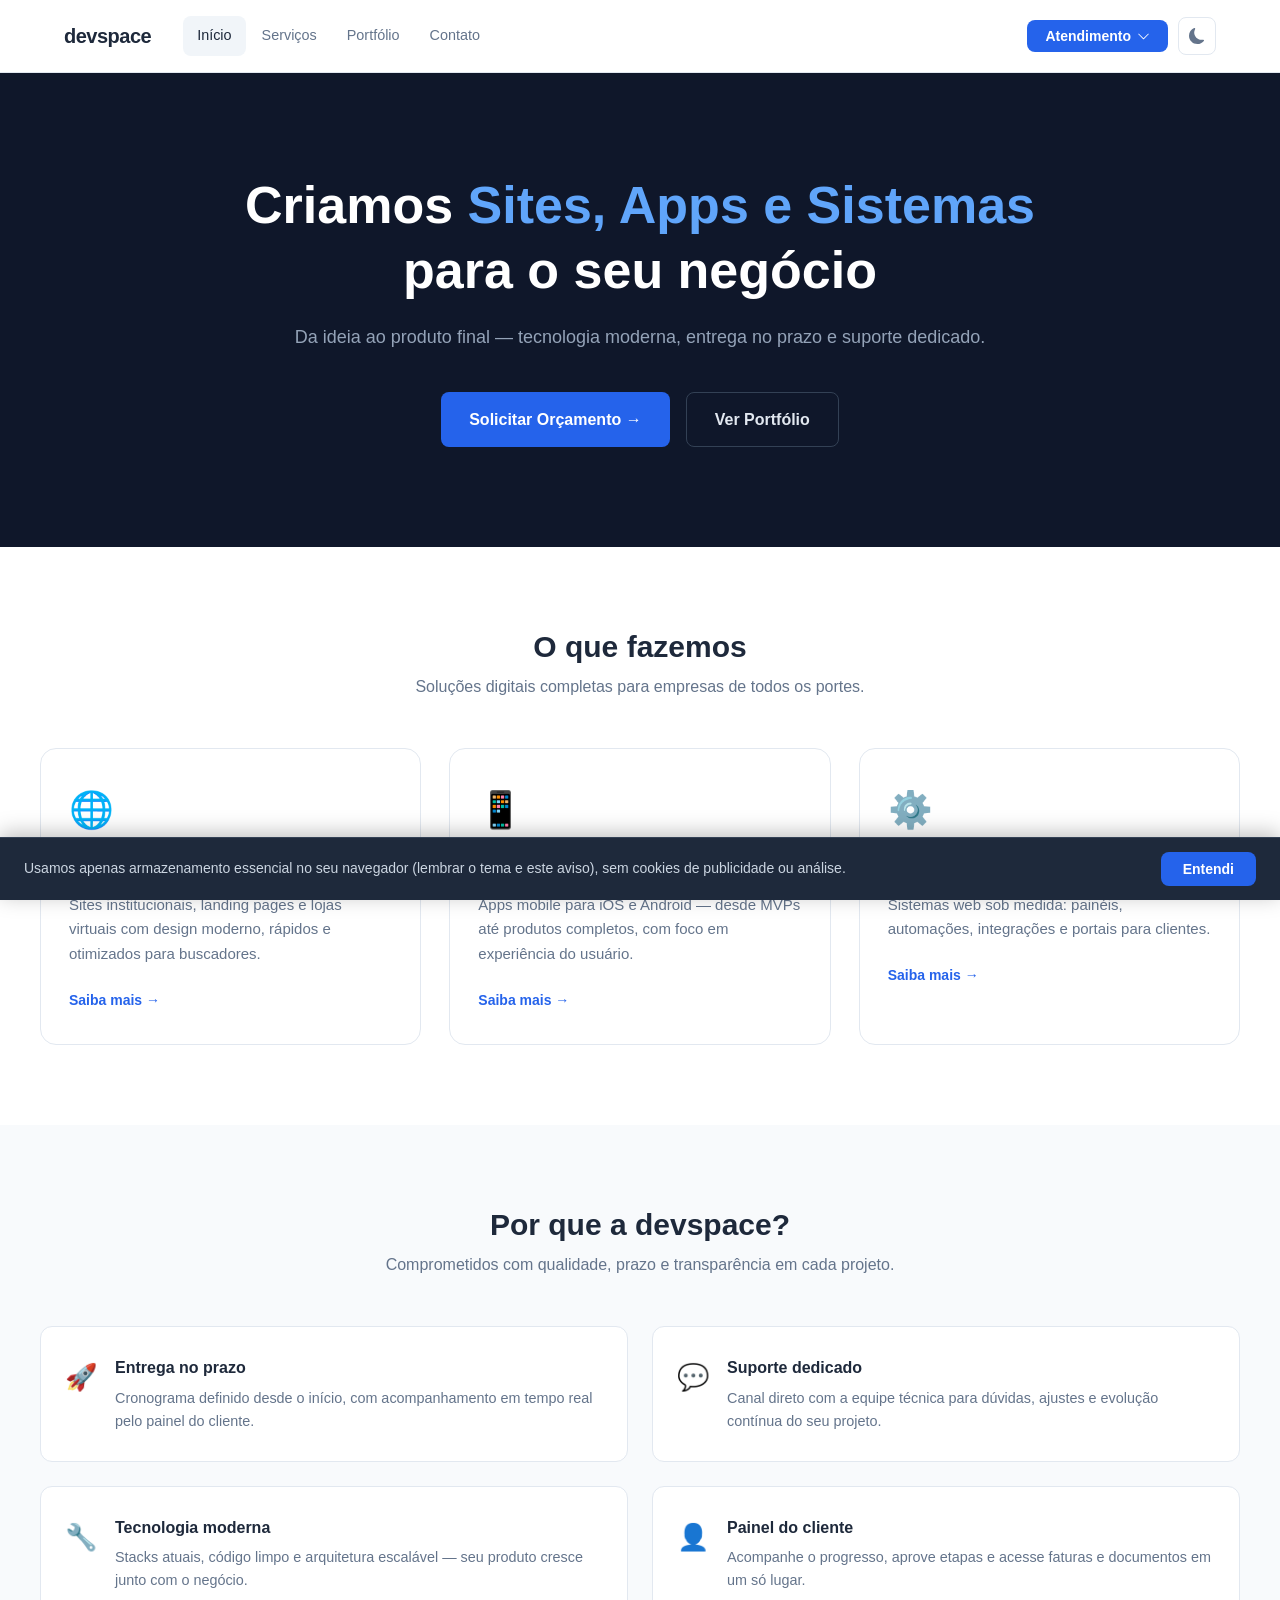
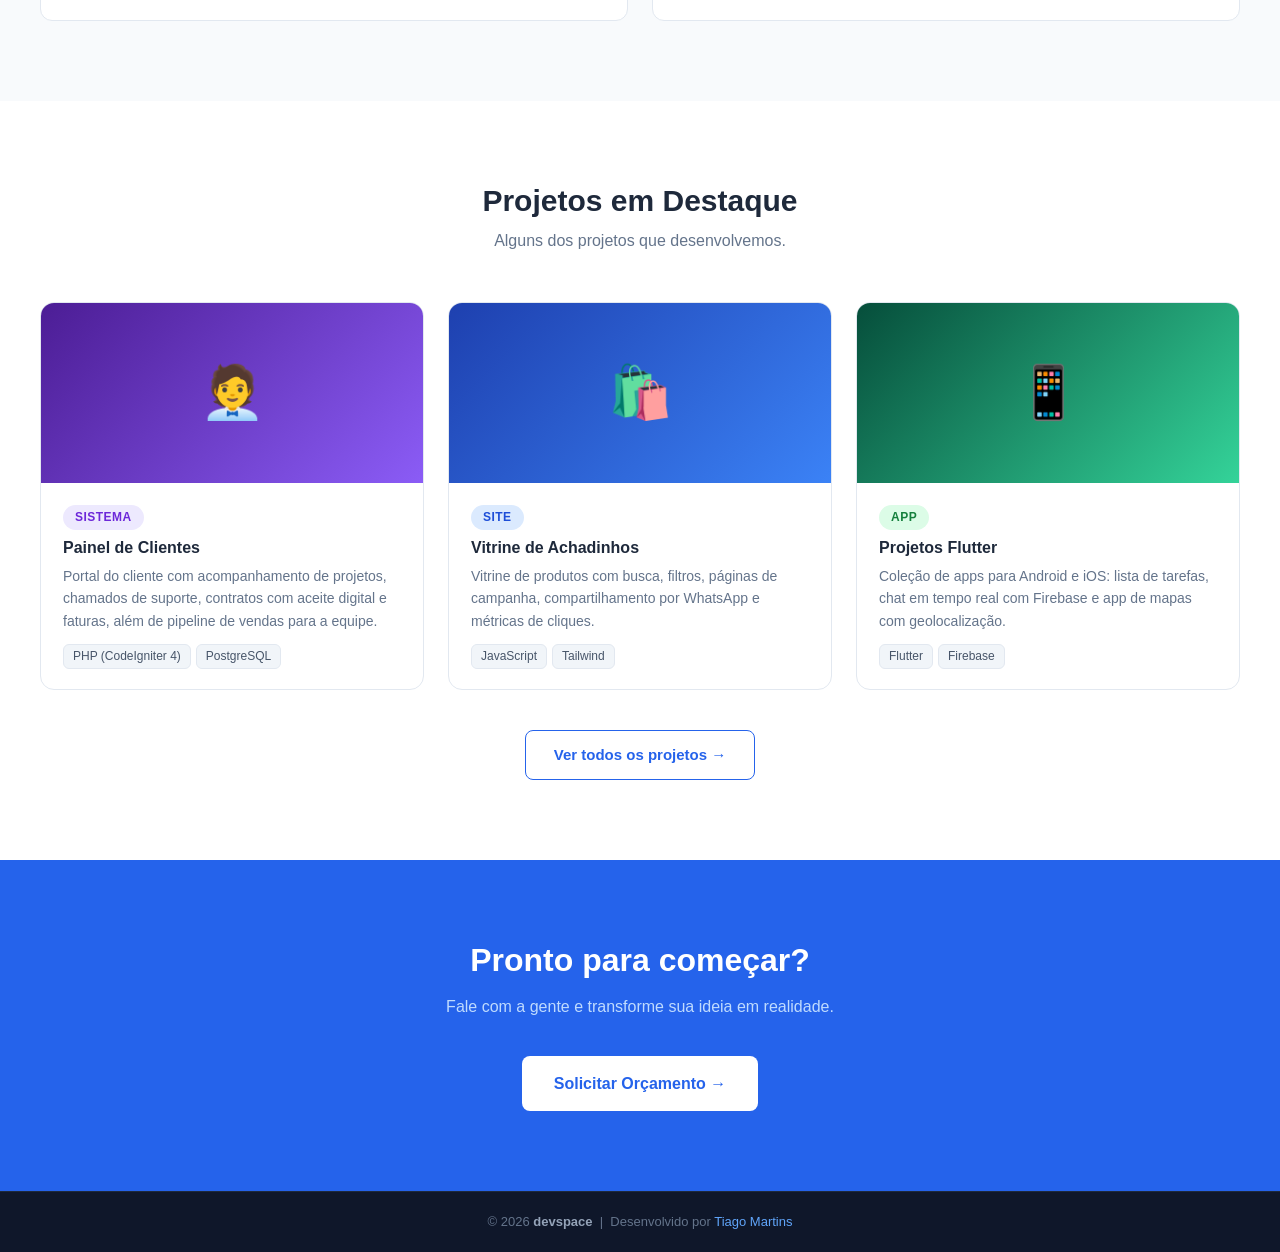
<file: index.html>
<!DOCTYPE html>
<html lang="pt-BR">
<head>
  <meta charset="UTF-8">
  <meta name="viewport" content="width=device-width, initial-scale=1">
  <title>devspace | Sites, Apps e Sistemas para o seu negócio</title>
  <script>(function(){try{if(localStorage.getItem('gps-theme')==='dark')document.documentElement.setAttribute('data-theme','dark');}catch(e){}})();</script>
  <meta name="description" content="Criamos sites, aplicativos iOS/Android e sistemas web sob medida para empresas de todos os portes. Tecnologia moderna, entrega no prazo e suporte dedicado.">
  <link rel="canonical" href="https://tgplay.github.io/">
  <link rel="icon" href="data:image/svg+xml,<svg xmlns='http://www.w3.org/2000/svg' viewBox='0 0 100 100'><text y='.9em' font-size='90'>💻</text></svg>">
  <meta property="og:type" content="website">
  <meta property="og:title" content="devspace | Sites, Apps e Sistemas para o seu negócio">
  <meta property="og:description" content="Criamos sites, aplicativos iOS/Android e sistemas web sob medida para empresas de todos os portes. Tecnologia moderna, entrega no prazo e suporte dedicado.">
  <meta property="og:url" content="https://tgplay.github.io/">
  <meta property="og:site_name" content="devspace">
  <meta property="og:locale" content="pt_BR">
  <meta name="twitter:card" content="summary">
  <meta name="twitter:title" content="devspace | Sites, Apps e Sistemas para o seu negócio">
  <meta name="twitter:description" content="Criamos sites, aplicativos iOS/Android e sistemas web sob medida para empresas de todos os portes. Tecnologia moderna, entrega no prazo e suporte dedicado.">
  <script type="application/ld+json">{"@context": "https://schema.org", "@type": "Organization", "name": "devspace", "url": "https://tgplay.github.io/", "description": "Agência de desenvolvimento de sites, aplicativos mobile e sistemas web sob medida.", "contactPoint": [{"@type": "ContactPoint", "contactType": "sales", "telephone": "+55-11-94517-2012", "availableLanguage": "Portuguese"}, {"@type": "ContactPoint", "contactType": "customer support", "telephone": "+55-11-94517-2012", "availableLanguage": "Portuguese"}]}</script>
  <link rel="stylesheet" href="/assets/css/site.css">
</head>
<body>
<a class="skip-link screen-reader-text" href="#primary">Ir para o conteúdo</a>

<div id="page" class="site">

<header id="site-header" class="gps-header" role="banner">
  <div class="gps-header__inner">

    <div class="gps-header__logo">
      <a href="/" rel="home"><span class="gps-header__site-name">devspace</span></a>
    </div>

    <nav id="primary-nav" class="gps-header__nav" aria-label="Navegação principal">
      <ul class="gps-menu">
        <li class="menu-item current-menu-item"><a href="/" aria-current="page">Início</a></li>
        <li class="menu-item"><a href="/servicos/">Serviços</a></li>
        <li class="menu-item"><a href="/portfolio/">Portfólio</a></li>
        <li class="menu-item"><a href="/contato/">Contato</a></li>
      </ul>
    </nav>

    <div class="gps-header__actions">

      <div class="gps-dropdown" id="atendimento-dropdown">
        <button class="gps-btn gps-btn--primary gps-dropdown__toggle" aria-haspopup="true" aria-expanded="false" aria-controls="atendimento-menu">
          Atendimento
          <svg xmlns="http://www.w3.org/2000/svg" width="13" height="13" fill="currentColor" viewBox="0 0 16 16" aria-hidden="true">
                        <path fill-rule="evenodd" d="M1.646 4.646a.5.5 0 0 1 .708 0L8 10.293l5.646-5.647a.5.5 0 0 1 .708.708l-6 6a.5.5 0 0 1-.708 0l-6-6a.5.5 0 0 1 0-.708"/>
                    </svg>
        </button>
        <ul class="gps-dropdown__menu" id="atendimento-menu" role="menu" aria-label="Opções de atendimento">
          <li role="none">
            <a href="/contato/?tipo=vendas" role="menuitem">
              <svg xmlns="http://www.w3.org/2000/svg" width="15" height="15" fill="currentColor" viewBox="0 0 16 16" aria-hidden="true">
                                <path d="M0 1.5A.5.5 0 0 1 .5 1H2a.5.5 0 0 1 .485.379L2.89 3H14.5a.5.5 0 0 1 .491.592l-1.5 8A.5.5 0 0 1 13 12H4a.5.5 0 0 1-.491-.408L2.01 3.607 1.61 2H.5a.5.5 0 0 1-.5-.5z"/>
                            </svg>
              Solicitar Orçamento
            </a>
          </li>
          <li role="none">
            <a href="/contato/?tipo=suporte" role="menuitem">
              <svg xmlns="http://www.w3.org/2000/svg" width="15" height="15" fill="currentColor" viewBox="0 0 16 16" aria-hidden="true">
                                <path d="M5.338 1.59a61 61 0 0 0-2.837.856.48.48 0 0 0-.328.39c-.554 4.157.726 7.19 2.253 9.188a10.7 10.7 0 0 0 2.287 2.233c.346.244.652.42.893.533.12.057.218.095.293.118a.55.55 0 0 0 .101.025.6.6 0 0 0 .1-.025c.076-.023.174-.061.294-.118.24-.113.547-.29.893-.533a10.7 10.7 0 0 0 2.287-2.233c1.527-1.997 2.807-5.031 2.253-9.188a.48.48 0 0 0-.328-.39c-.651-.213-1.75-.56-2.837-.855C9.552 1.29 8.531 1.067 8 1.067c-.53 0-1.552.223-2.662.524z"/>
                            </svg>
              Suporte Técnico
            </a>
          </li>
        </ul>
      </div>

      <button class="gps-theme-toggle" id="theme-toggle" aria-label="Alternar tema escuro">
        <svg class="icon-moon" xmlns="http://www.w3.org/2000/svg" width="16" height="16" fill="currentColor" viewBox="0 0 16 16" aria-hidden="true">
                    <path d="M6 .278a.77.77 0 0 1 .08.858 7.2 7.2 0 0 0-.878 3.46c0 4.021 3.278 7.277 7.318 7.277q.792-.001 1.533-.16a.79.79 0 0 1 .81.316.73.73 0 0 1-.031.893A8.35 8.35 0 0 1 8.344 16C3.734 16 0 12.286 0 7.71 0 4.266 2.114 1.312 5.124.06A.75.75 0 0 1 6 .278"/>
                </svg>
        <svg class="icon-sun" xmlns="http://www.w3.org/2000/svg" width="16" height="16" fill="currentColor" viewBox="0 0 16 16" aria-hidden="true">
                    <path d="M8 11a3 3 0 1 1 0-6 3 3 0 0 1 0 6m0 1a4 4 0 1 0 0-8 4 4 0 0 0 0 8M8 0a.5.5 0 0 1 .5.5v2a.5.5 0 0 1-1 0v-2A.5.5 0 0 1 8 0m0 13a.5.5 0 0 1 .5.5v2a.5.5 0 0 1-1 0v-2A.5.5 0 0 1 8 13m8-5a.5.5 0 0 1-.5.5h-2a.5.5 0 0 1 0-1h2a.5.5 0 0 1 .5.5M3 8a.5.5 0 0 1-.5.5h-2a.5.5 0 0 1 0-1h2A.5.5 0 0 1 3 8m10.657-5.657a.5.5 0 0 1 0 .707l-1.414 1.415a.5.5 0 1 1-.707-.708l1.414-1.414a.5.5 0 0 1 .707 0m-9.193 9.193a.5.5 0 0 1 0 .707L3.05 13.657a.5.5 0 0 1-.707-.707l1.414-1.414a.5.5 0 0 1 .707 0m9.193 2.121a.5.5 0 0 1-.707 0l-1.414-1.414a.5.5 0 0 1 .707-.707l1.414 1.414a.5.5 0 0 1 0 .707M4.464 4.465a.5.5 0 0 1-.707 0L2.343 3.05a.5.5 0 1 1 .707-.707l1.414 1.414a.5.5 0 0 1 0 .707"/>
                </svg>
      </button>

      <button class="gps-header__hamburger" id="hamburger-btn" aria-label="Abrir menu" aria-expanded="false" aria-controls="primary-nav">
        <span></span><span></span><span></span>
      </button>

    </div>
  </div>
</header>

<main id="primary">
<section class="wp-block-group alignfull" style="background-color:#0f172a;padding-top:100px;padding-bottom:100px">

<h1 class="wp-block-heading has-text-align-center" style="color:#ffffff;font-style:normal;font-weight:700;font-size:clamp(2rem,5vw,3.25rem);line-height:1.25">Criamos <mark style="background-color:rgba(0,0,0,0);color:#60a5fa" class="has-inline-color">Sites, Apps e Sistemas</mark><br>para o seu negócio</h1>

<p class="has-text-align-center" style="color:#94a3b8;font-size:1.125rem;margin-top:20px;margin-bottom:40px">Da ideia ao produto final — tecnologia moderna, entrega no prazo e suporte dedicado.</p>

<div style="display:flex;justify-content:center;gap:16px;flex-wrap:wrap;">
  <a href="/contato/?tipo=vendas" class="dv-hero-btn-primary">Solicitar Orçamento →</a>
  <a href="/portfolio/" class="dv-hero-btn-ghost">Ver Portfólio</a>
</div>
<style>
.dv-hero-btn-primary{display:inline-flex;align-items:center;padding:14px 28px;background:#2563eb;color:#fff !important;border-radius:8px;text-decoration:none;font-weight:600;font-size:1rem;transition:background .15s;}
.dv-hero-btn-primary:hover{background:#1d4ed8;}
.dv-hero-btn-ghost{display:inline-flex;align-items:center;padding:14px 28px;background:transparent;color:#e2e8f0 !important;border:1.5px solid #334155;border-radius:8px;text-decoration:none;font-weight:600;font-size:1rem;transition:border-color .15s,color .15s;}
.dv-hero-btn-ghost:hover{border-color:#94a3b8;color:#fff !important;}
</style>

</section>

<section class="wp-block-group alignfull" style="background-color:#ffffff;padding-top:80px;padding-bottom:80px">

<h2 class="wp-block-heading has-text-align-center" style="font-size:1.875rem;font-weight:700;margin-bottom:8px">O que fazemos</h2>

<p class="has-text-align-center" style="color:#64748b;margin-bottom:48px">Soluções digitais completas para empresas de todos os portes.</p>

<div class="dv-services">
  <div class="dv-svc-card">
    <div class="dv-svc-icon">🌐</div>
    <h3>Sites</h3>
    <p>Sites institucionais, landing pages e lojas virtuais com design moderno, rápidos e otimizados para buscadores.</p>
    <a href="/servicos/#sites">Saiba mais →</a>
  </div>
  <div class="dv-svc-card">
    <div class="dv-svc-icon">📱</div>
    <h3>Aplicativos</h3>
    <p>Apps mobile para iOS e Android — desde MVPs até produtos completos, com foco em experiência do usuário.</p>
    <a href="/servicos/#apps">Saiba mais →</a>
  </div>
  <div class="dv-svc-card">
    <div class="dv-svc-icon">⚙️</div>
    <h3>Sistemas</h3>
    <p>Sistemas web sob medida: painéis, automações, integrações e portais para clientes.</p>
    <a href="/servicos/#sistemas">Saiba mais →</a>
  </div>
</div>
<style>
.dv-services{display:grid;grid-template-columns:repeat(3,1fr);gap:28px;}
@media(max-width:768px){.dv-services{grid-template-columns:1fr;}}
.dv-svc-card{padding:32px 28px;border:1.5px solid #e2e8f0;border-radius:16px;transition:border-color .2s,box-shadow .2s,transform .2s;}
.dv-svc-card:hover{border-color:#2563eb;box-shadow:0 8px 24px rgba(37,99,235,.1);transform:translateY(-4px);}
.dv-svc-icon{font-size:2.25rem;margin-bottom:16px;}
.dv-svc-card h3{font-size:1.25rem;font-weight:700;color:#1e293b;margin:0 0 12px;}
.dv-svc-card p{font-size:.9375rem;color:#64748b;line-height:1.65;margin:0 0 20px;}
.dv-svc-card a{font-size:.875rem;color:#2563eb;font-weight:600;text-decoration:none;}
.dv-svc-card a:hover{text-decoration:underline;}
</style>

</section>

<section class="wp-block-group alignfull" style="background-color:#f8fafc;padding-top:80px;padding-bottom:80px">

<h2 class="wp-block-heading has-text-align-center" style="font-size:1.875rem;font-weight:700;margin-bottom:8px">Por que a devspace?</h2>

<p class="has-text-align-center" style="color:#64748b;margin-bottom:48px">Comprometidos com qualidade, prazo e transparência em cada projeto.</p>

<div class="dv-diffs">
  <div class="dv-diff-item">
    <span class="dv-diff-icon">🚀</span>
    <div>
      <strong>Entrega no prazo</strong>
      <p>Cronograma definido desde o início, com acompanhamento em tempo real pelo painel do cliente.</p>
    </div>
  </div>
  <div class="dv-diff-item">
    <span class="dv-diff-icon">💬</span>
    <div>
      <strong>Suporte dedicado</strong>
      <p>Canal direto com a equipe técnica para dúvidas, ajustes e evolução contínua do seu projeto.</p>
    </div>
  </div>
  <div class="dv-diff-item">
    <span class="dv-diff-icon">🔧</span>
    <div>
      <strong>Tecnologia moderna</strong>
      <p>Stacks atuais, código limpo e arquitetura escalável — seu produto cresce junto com o negócio.</p>
    </div>
  </div>
  <div class="dv-diff-item">
    <span class="dv-diff-icon">👤</span>
    <div>
      <strong>Painel do cliente</strong>
      <p>Acompanhe o progresso, aprove etapas e acesse faturas e documentos em um só lugar.</p>
    </div>
  </div>
</div>
<style>
.dv-diffs{display:grid;grid-template-columns:repeat(2,1fr);gap:24px;}
@media(max-width:640px){.dv-diffs{grid-template-columns:1fr;}}
.dv-diff-item{display:flex;align-items:flex-start;gap:18px;padding:28px 24px;background:#fff;border-radius:12px;border:1px solid #e2e8f0;}
.dv-diff-icon{font-size:1.625rem;flex-shrink:0;margin-top:2px;}
.dv-diff-item strong{display:block;font-size:1rem;font-weight:700;color:#1e293b;margin-bottom:6px;}
.dv-diff-item p{font-size:.9rem;color:#64748b;line-height:1.6;margin:0;}
</style>

</section>

<section class="wp-block-group alignfull" style="background-color:#ffffff;padding-top:80px;padding-bottom:80px">

<h2 class="wp-block-heading has-text-align-center" style="font-size:1.875rem;font-weight:700;margin-bottom:8px">Projetos em Destaque</h2>

<p class="has-text-align-center" style="color:#64748b;margin-bottom:48px">Alguns dos projetos que desenvolvemos.</p>

<div class="dv-portfolio">
  <div class="dv-port-card">
    <div class="dv-port-thumb" style="background:linear-gradient(135deg,#4c1d95,#8b5cf6)"><span>🧑‍💼</span></div>
    <div class="dv-port-info">
      <span class="dv-port-tag" style="color:#6d28d9;background:#ede9fe">Sistema</span>
      <h4>Painel de Clientes</h4>
      <p>Portal do cliente com acompanhamento de projetos, chamados de suporte, contratos com aceite digital e faturas, além de pipeline de vendas para a equipe.</p>
      <div class="dv-port-techs"><span>PHP (CodeIgniter 4)</span><span>PostgreSQL</span></div>
    </div>
  </div>
  <div class="dv-port-card">
    <div class="dv-port-thumb" style="background:linear-gradient(135deg,#1e40af,#3b82f6)"><span>🛍️</span></div>
    <div class="dv-port-info">
      <span class="dv-port-tag" style="color:#1d4ed8;background:#dbeafe">Site</span>
      <h4>Vitrine de Achadinhos</h4>
      <p>Vitrine de produtos com busca, filtros, páginas de campanha, compartilhamento por WhatsApp e métricas de cliques.</p>
      <div class="dv-port-techs"><span>JavaScript</span><span>Tailwind</span></div>
    </div>
  </div>
  <div class="dv-port-card">
    <div class="dv-port-thumb" style="background:linear-gradient(135deg,#064e3b,#34d399)"><span>📱</span></div>
    <div class="dv-port-info">
      <span class="dv-port-tag" style="color:#15803d;background:#dcfce7">App</span>
      <h4>Projetos Flutter</h4>
      <p>Coleção de apps para Android e iOS: lista de tarefas, chat em tempo real com Firebase e app de mapas com geolocalização.</p>
      <div class="dv-port-techs"><span>Flutter</span><span>Firebase</span></div>
    </div>
  </div>
</div>
<div style="text-align:center;margin-top:40px;">
  <a href="/portfolio/" style="display:inline-flex;align-items:center;gap:8px;padding:12px 28px;border:1.5px solid #2563eb;color:#2563eb;border-radius:8px;text-decoration:none;font-weight:600;font-size:.9375rem;transition:background .15s,color .15s;" onmouseover="this.style.background='#2563eb';this.style.color='#fff'" onmouseout="this.style.background='transparent';this.style.color='#2563eb'">Ver todos os projetos →</a>
</div>
<style>
.dv-portfolio{display:grid;grid-template-columns:repeat(3,1fr);gap:24px;}
@media(max-width:768px){.dv-portfolio{grid-template-columns:1fr;}}
.dv-port-card{border:1.5px solid #e2e8f0;border-radius:14px;overflow:hidden;transition:box-shadow .2s,transform .2s;}
.dv-port-card:hover{box-shadow:0 8px 24px rgba(0,0,0,.08);transform:translateY(-3px);}
.dv-port-thumb{height:180px;display:flex;align-items:center;justify-content:center;font-size:3.25rem;transition:transform .3s;}
.dv-port-card:hover .dv-port-thumb span{transform:scale(1.1);display:inline-block;}
.dv-port-info{padding:20px 22px;}
.dv-port-tag{display:inline-block;font-size:.75rem;font-weight:700;padding:3px 12px;border-radius:999px;margin-bottom:8px;letter-spacing:.04em;text-transform:uppercase;}
.dv-port-info h4{font-size:1rem;font-weight:700;color:#1e293b;margin:0 0 6px;}
.dv-port-info p{font-size:.875rem;color:#64748b;margin:0 0 12px;}
.dv-port-techs{display:flex;flex-wrap:wrap;gap:5px;}
.dv-port-techs span{font-size:.75rem;font-weight:500;color:#475569;background:#f1f5f9;border:1px solid #e2e8f0;padding:2px 9px;border-radius:6px;}
</style>

</section>

<section class="wp-block-group alignfull" style="background-color:#2563eb;padding-top:80px;padding-bottom:80px">

<h2 class="wp-block-heading has-text-align-center" style="color:#ffffff;font-size:2rem;font-weight:700;margin-bottom:12px">Pronto para começar?</h2>

<p class="has-text-align-center" style="color:#bfdbfe;margin-bottom:36px">Fale com a gente e transforme sua ideia em realidade.</p>

<div style="text-align:center;">
  <a href="/contato/?tipo=vendas" style="display:inline-flex;align-items:center;gap:8px;padding:15px 32px;background:#ffffff;color:#2563eb !important;border-radius:8px;text-decoration:none;font-weight:700;font-size:1rem;transition:opacity .15s;" onmouseover="this.style.opacity='.9'" onmouseout="this.style.opacity='1'">Solicitar Orçamento →</a>
</div>

</section>

</main>

<footer class="dv-footer" role="contentinfo">
  <div class="dv-footer__inner">
    <p class="dv-footer__copy">
      &copy; <span id="dv-year">2026</span> <strong>devspace</strong>
      &nbsp;|&nbsp;
      Desenvolvido por
      <a href="https://github.com/tgplay" target="_blank" rel="noopener noreferrer">Tiago Martins</a>
    </p>
  </div>
</footer>

</div>

<div id="dv-cookie-banner" class="dv-cookie-banner" role="dialog" aria-live="polite" aria-label="Aviso de cookies" hidden>
  <p class="dv-cookie-banner__text">
    Usamos apenas armazenamento essencial no seu navegador (lembrar o tema e este aviso), sem cookies de publicidade ou análise.
  </p>
  <button class="dv-cookie-banner__btn" id="dv-cookie-accept">Entendi</button>
</div>

<script>document.getElementById('dv-year').textContent = new Date().getFullYear();</script>
<script src="/assets/js/site.js"></script>
</body>
</html>
</file>
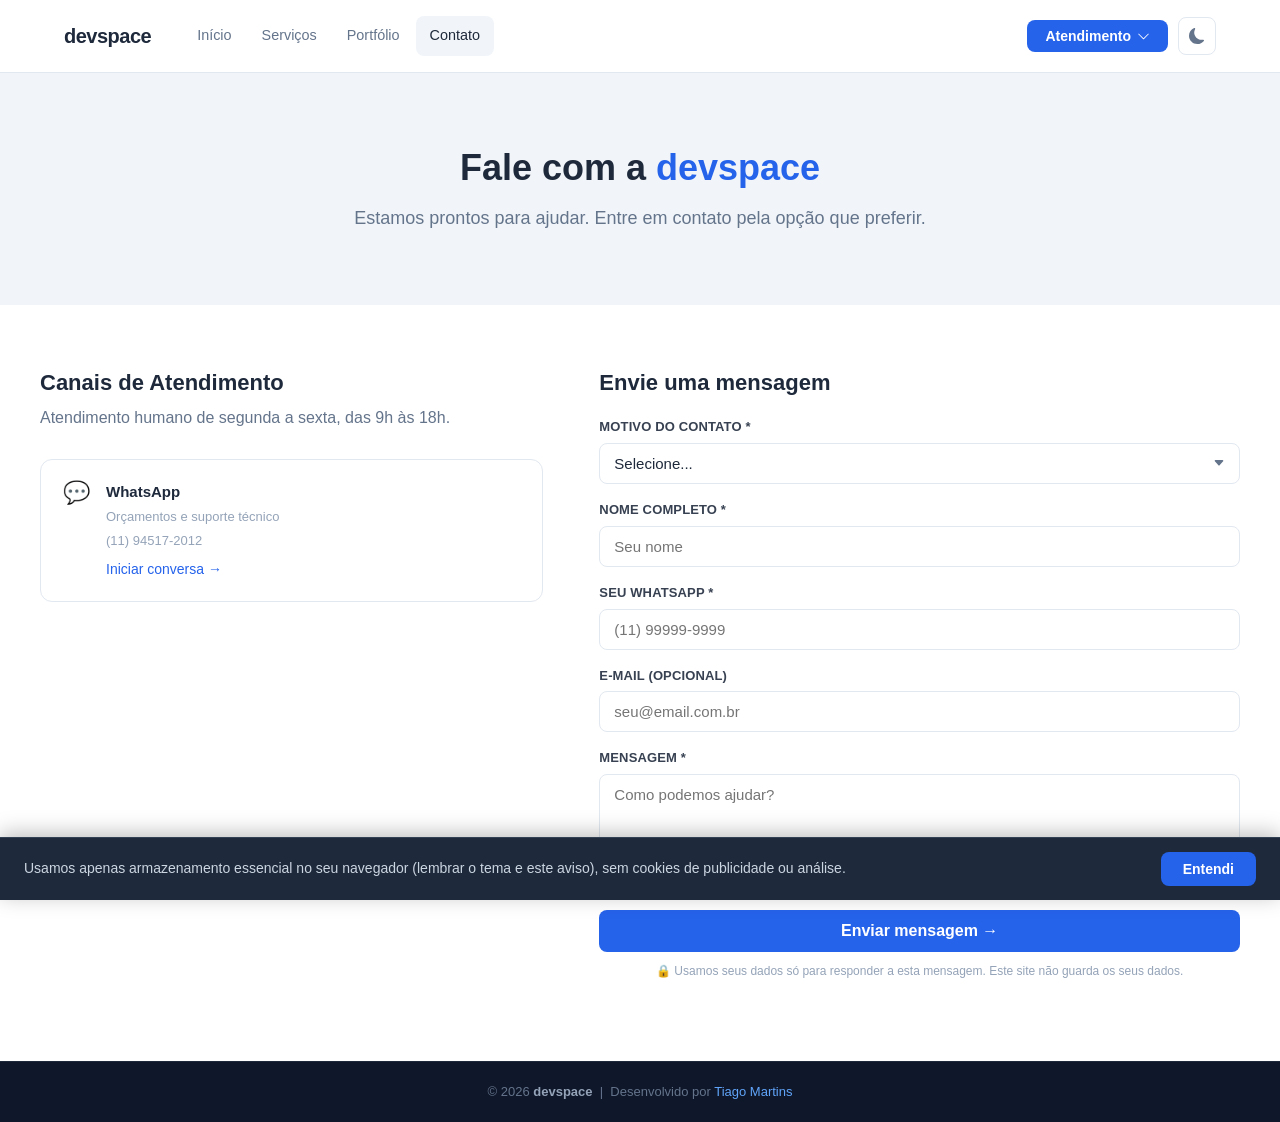
<file: contato/index.html>
<!DOCTYPE html>
<html lang="pt-BR">
<head>
  <meta charset="UTF-8">
  <meta name="viewport" content="width=device-width, initial-scale=1">
  <title>Contato | devspace</title>
  <script>(function(){try{if(localStorage.getItem('gps-theme')==='dark')document.documentElement.setAttribute('data-theme','dark');}catch(e){}})();</script>
  <meta name="description" content="Entre em contato com a devspace pelo WhatsApp. Solicite um orçamento ou suporte técnico.">
  <link rel="canonical" href="https://tgplay.github.io/contato/">
  <link rel="icon" href="data:image/svg+xml,<svg xmlns='http://www.w3.org/2000/svg' viewBox='0 0 100 100'><text y='.9em' font-size='90'>💻</text></svg>">
  <meta property="og:type" content="website">
  <meta property="og:title" content="Contato | devspace">
  <meta property="og:description" content="Entre em contato com a devspace pelo WhatsApp. Solicite um orçamento ou suporte técnico.">
  <meta property="og:url" content="https://tgplay.github.io/contato/">
  <meta property="og:site_name" content="devspace">
  <meta property="og:locale" content="pt_BR">
  <meta name="twitter:card" content="summary">
  <meta name="twitter:title" content="Contato | devspace">
  <meta name="twitter:description" content="Entre em contato com a devspace pelo WhatsApp. Solicite um orçamento ou suporte técnico.">
  <script type="application/ld+json">{"@context": "https://schema.org", "@type": "Organization", "name": "devspace", "url": "https://tgplay.github.io/", "description": "Agência de desenvolvimento de sites, aplicativos mobile e sistemas web sob medida.", "contactPoint": [{"@type": "ContactPoint", "contactType": "sales", "telephone": "+55-11-94517-2012", "availableLanguage": "Portuguese"}, {"@type": "ContactPoint", "contactType": "customer support", "telephone": "+55-11-94517-2012", "availableLanguage": "Portuguese"}]}</script>
  <script type="application/ld+json">{"@context": "https://schema.org", "@type": "ContactPage", "name": "Fale com a devspace", "url": "https://tgplay.github.io/contato/", "mainEntity": {"@type": "Organization", "name": "devspace", "telephone": "+55-11-94517-2012"}}</script>
  <link rel="stylesheet" href="/assets/css/site.css">
</head>
<body>
<a class="skip-link screen-reader-text" href="#primary">Ir para o conteúdo</a>

<div id="page" class="site">

<header id="site-header" class="gps-header" role="banner">
  <div class="gps-header__inner">

    <div class="gps-header__logo">
      <a href="/" rel="home"><span class="gps-header__site-name">devspace</span></a>
    </div>

    <nav id="primary-nav" class="gps-header__nav" aria-label="Navegação principal">
      <ul class="gps-menu">
        <li class="menu-item"><a href="/">Início</a></li>
        <li class="menu-item"><a href="/servicos/">Serviços</a></li>
        <li class="menu-item"><a href="/portfolio/">Portfólio</a></li>
        <li class="menu-item current-menu-item"><a href="/contato/" aria-current="page">Contato</a></li>
      </ul>
    </nav>

    <div class="gps-header__actions">

      <div class="gps-dropdown" id="atendimento-dropdown">
        <button class="gps-btn gps-btn--primary gps-dropdown__toggle" aria-haspopup="true" aria-expanded="false" aria-controls="atendimento-menu">
          Atendimento
          <svg xmlns="http://www.w3.org/2000/svg" width="13" height="13" fill="currentColor" viewBox="0 0 16 16" aria-hidden="true">
                        <path fill-rule="evenodd" d="M1.646 4.646a.5.5 0 0 1 .708 0L8 10.293l5.646-5.647a.5.5 0 0 1 .708.708l-6 6a.5.5 0 0 1-.708 0l-6-6a.5.5 0 0 1 0-.708"/>
                    </svg>
        </button>
        <ul class="gps-dropdown__menu" id="atendimento-menu" role="menu" aria-label="Opções de atendimento">
          <li role="none">
            <a href="/contato/?tipo=vendas" role="menuitem">
              <svg xmlns="http://www.w3.org/2000/svg" width="15" height="15" fill="currentColor" viewBox="0 0 16 16" aria-hidden="true">
                                <path d="M0 1.5A.5.5 0 0 1 .5 1H2a.5.5 0 0 1 .485.379L2.89 3H14.5a.5.5 0 0 1 .491.592l-1.5 8A.5.5 0 0 1 13 12H4a.5.5 0 0 1-.491-.408L2.01 3.607 1.61 2H.5a.5.5 0 0 1-.5-.5z"/>
                            </svg>
              Solicitar Orçamento
            </a>
          </li>
          <li role="none">
            <a href="/contato/?tipo=suporte" role="menuitem">
              <svg xmlns="http://www.w3.org/2000/svg" width="15" height="15" fill="currentColor" viewBox="0 0 16 16" aria-hidden="true">
                                <path d="M5.338 1.59a61 61 0 0 0-2.837.856.48.48 0 0 0-.328.39c-.554 4.157.726 7.19 2.253 9.188a10.7 10.7 0 0 0 2.287 2.233c.346.244.652.42.893.533.12.057.218.095.293.118a.55.55 0 0 0 .101.025.6.6 0 0 0 .1-.025c.076-.023.174-.061.294-.118.24-.113.547-.29.893-.533a10.7 10.7 0 0 0 2.287-2.233c1.527-1.997 2.807-5.031 2.253-9.188a.48.48 0 0 0-.328-.39c-.651-.213-1.75-.56-2.837-.855C9.552 1.29 8.531 1.067 8 1.067c-.53 0-1.552.223-2.662.524z"/>
                            </svg>
              Suporte Técnico
            </a>
          </li>
        </ul>
      </div>

      <button class="gps-theme-toggle" id="theme-toggle" aria-label="Alternar tema escuro">
        <svg class="icon-moon" xmlns="http://www.w3.org/2000/svg" width="16" height="16" fill="currentColor" viewBox="0 0 16 16" aria-hidden="true">
                    <path d="M6 .278a.77.77 0 0 1 .08.858 7.2 7.2 0 0 0-.878 3.46c0 4.021 3.278 7.277 7.318 7.277q.792-.001 1.533-.16a.79.79 0 0 1 .81.316.73.73 0 0 1-.031.893A8.35 8.35 0 0 1 8.344 16C3.734 16 0 12.286 0 7.71 0 4.266 2.114 1.312 5.124.06A.75.75 0 0 1 6 .278"/>
                </svg>
        <svg class="icon-sun" xmlns="http://www.w3.org/2000/svg" width="16" height="16" fill="currentColor" viewBox="0 0 16 16" aria-hidden="true">
                    <path d="M8 11a3 3 0 1 1 0-6 3 3 0 0 1 0 6m0 1a4 4 0 1 0 0-8 4 4 0 0 0 0 8M8 0a.5.5 0 0 1 .5.5v2a.5.5 0 0 1-1 0v-2A.5.5 0 0 1 8 0m0 13a.5.5 0 0 1 .5.5v2a.5.5 0 0 1-1 0v-2A.5.5 0 0 1 8 13m8-5a.5.5 0 0 1-.5.5h-2a.5.5 0 0 1 0-1h2a.5.5 0 0 1 .5.5M3 8a.5.5 0 0 1-.5.5h-2a.5.5 0 0 1 0-1h2A.5.5 0 0 1 3 8m10.657-5.657a.5.5 0 0 1 0 .707l-1.414 1.415a.5.5 0 1 1-.707-.708l1.414-1.414a.5.5 0 0 1 .707 0m-9.193 9.193a.5.5 0 0 1 0 .707L3.05 13.657a.5.5 0 0 1-.707-.707l1.414-1.414a.5.5 0 0 1 .707 0m9.193 2.121a.5.5 0 0 1-.707 0l-1.414-1.414a.5.5 0 0 1 .707-.707l1.414 1.414a.5.5 0 0 1 0 .707M4.464 4.465a.5.5 0 0 1-.707 0L2.343 3.05a.5.5 0 1 1 .707-.707l1.414 1.414a.5.5 0 0 1 0 .707"/>
                </svg>
      </button>

      <button class="gps-header__hamburger" id="hamburger-btn" aria-label="Abrir menu" aria-expanded="false" aria-controls="primary-nav">
        <span></span><span></span><span></span>
      </button>

    </div>
  </div>
</header>

<main id="primary">
<section class="wp-block-group alignfull" style="background-color:#f1f5f9;padding-top:72px;padding-bottom:72px">

<h1 class="wp-block-heading has-text-align-center" style="font-style:normal;font-weight:700;font-size:2.25rem">Fale com a <mark style="background-color:rgba(0,0,0,0);color:#2563eb" class="has-inline-color">devspace</mark></h1>

<p class="has-text-align-center" style="color:#64748b;font-size:1.125rem;margin-top:12px;margin-bottom:0">Estamos prontos para ajudar. Entre em contato pela opção que preferir.</p>

</section>

<section class="wp-block-group alignfull" style="padding-top:64px;padding-bottom:80px">

<div class="wp-block-columns">

<div class="wp-block-column" style="flex-basis:44%">

<h2 class="wp-block-heading" style="font-size:1.375rem;font-weight:600;margin-bottom:8px">Canais de Atendimento</h2>

<p style="color:#64748b;margin-bottom:28px">Atendimento humano de segunda a sexta, das 9h às 18h.</p>

<div class="gps-ch-card">
  <span class="gps-ch-icon">💬</span>
  <div class="gps-ch-body">
    <strong>WhatsApp</strong>
    <span>Orçamentos e suporte técnico</span>
    <span>(11) 94517-2012</span>
    <a href="https://wa.me/5511945172012" target="_blank" rel="noopener noreferrer">Iniciar conversa →</a>
  </div>
</div>
<style>
.gps-ch-card{display:flex;align-items:flex-start;gap:16px;padding:20px 22px;background:#fff;border:1.5px solid #e2e8f0;border-radius:12px;margin-bottom:14px;transition:border-color .15s,box-shadow .15s;}
.gps-ch-card:hover{border-color:#2563eb;box-shadow:0 4px 12px rgba(37,99,235,.08);}
.gps-ch-icon{font-size:1.375rem;line-height:1;padding-top:2px;flex-shrink:0;}
.gps-ch-body{display:flex;flex-direction:column;gap:3px;}
.gps-ch-body strong{font-size:.9375rem;color:#1e293b;font-weight:600;}
.gps-ch-body span{font-size:.8125rem;color:#94a3b8;}
.gps-ch-body a{font-size:.875rem;color:#2563eb;text-decoration:none;font-weight:500;margin-top:4px;}
.gps-ch-body a:hover{text-decoration:underline;}
</style>

</div>

<div class="wp-block-column" style="flex-basis:56%">

<h2 class="wp-block-heading" style="font-size:1.375rem;font-weight:600;margin-bottom:20px">Envie uma mensagem</h2>

<div class="gps-form-wrap">
  <form class="gps-form" novalidate autocomplete="off">
    <div class="gps-form__group">
      <label for="contato-tipo">Motivo do contato *</label>
      <select id="contato-tipo" name="tipo" required>
        <option value="">Selecione...</option>
        <option value="vendas">Solicitar Orçamento</option>
        <option value="suporte">Suporte Técnico</option>
        <option value="geral">Outro assunto</option>
      </select>
    </div>

    <div class="gps-form__group">
      <label for="contato-name">Nome completo *</label>
      <input type="text" id="contato-name" name="name" placeholder="Seu nome" required>
    </div>

    <div class="gps-form__group">
      <label for="contato-phone">Seu WhatsApp *</label>
      <input type="tel" id="contato-phone" name="phone" placeholder="(11) 99999-9999" required>
    </div>

    <div class="gps-form__group">
      <label for="contato-email">E-mail (opcional)</label>
      <input type="email" id="contato-email" name="email" placeholder="seu@email.com.br">
    </div>

    <div class="gps-form__group">
      <label for="contato-message">Mensagem *</label>
      <textarea id="contato-message" name="message" rows="5" placeholder="Como podemos ajudar?" required></textarea>
    </div>

    <div style="position:absolute;left:-9999px;top:-9999px;height:0;overflow:hidden" aria-hidden="true">
      <label>Não preencha este campo <input type="text" name="website" tabindex="-1" autocomplete="off"></label>
    </div>

    <div class="gps-form__feedback" hidden></div>

    <button type="submit" class="gps-btn gps-btn--primary gps-btn--block">
      Enviar mensagem &rarr;
    </button>
    <a class="gps-btn gps-btn--ghost gps-btn--block gps-form__fallback" target="_blank" rel="noopener" hidden>
      Enviar pelo meu WhatsApp &rarr;
    </a>
    <p class="gps-form__privacy">
      🔒 Usamos seus dados só para responder a esta mensagem. Este site não guarda os seus dados.
    </p>
  </form>
</div>

</div>

</div>

</section>

</main>

<footer class="dv-footer" role="contentinfo">
  <div class="dv-footer__inner">
    <p class="dv-footer__copy">
      &copy; <span id="dv-year">2026</span> <strong>devspace</strong>
      &nbsp;|&nbsp;
      Desenvolvido por
      <a href="https://github.com/tgplay" target="_blank" rel="noopener noreferrer">Tiago Martins</a>
    </p>
  </div>
</footer>

</div>

<div id="dv-cookie-banner" class="dv-cookie-banner" role="dialog" aria-live="polite" aria-label="Aviso de cookies" hidden>
  <p class="dv-cookie-banner__text">
    Usamos apenas armazenamento essencial no seu navegador (lembrar o tema e este aviso), sem cookies de publicidade ou análise.
  </p>
  <button class="dv-cookie-banner__btn" id="dv-cookie-accept">Entendi</button>
</div>

<script>document.getElementById('dv-year').textContent = new Date().getFullYear();</script>
<script src="/assets/js/site.js"></script>
</body>
</html>
</file>
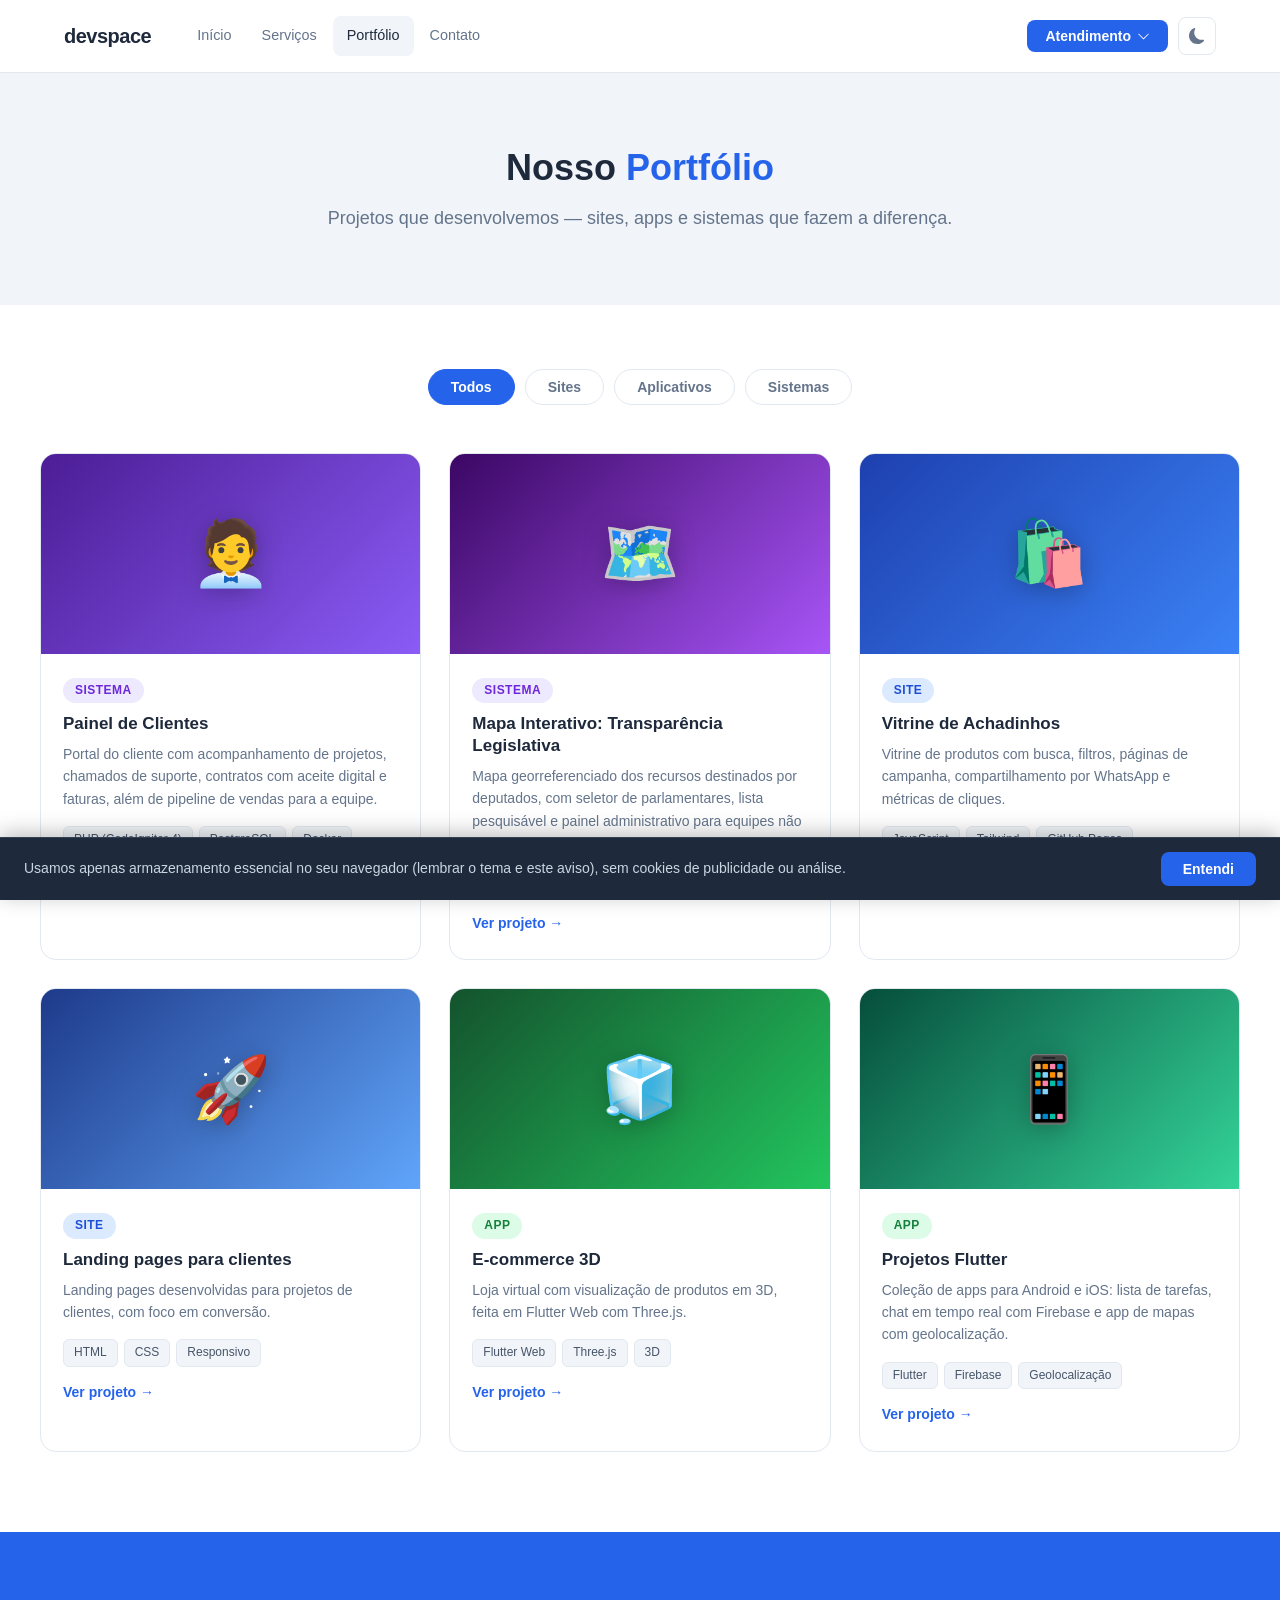
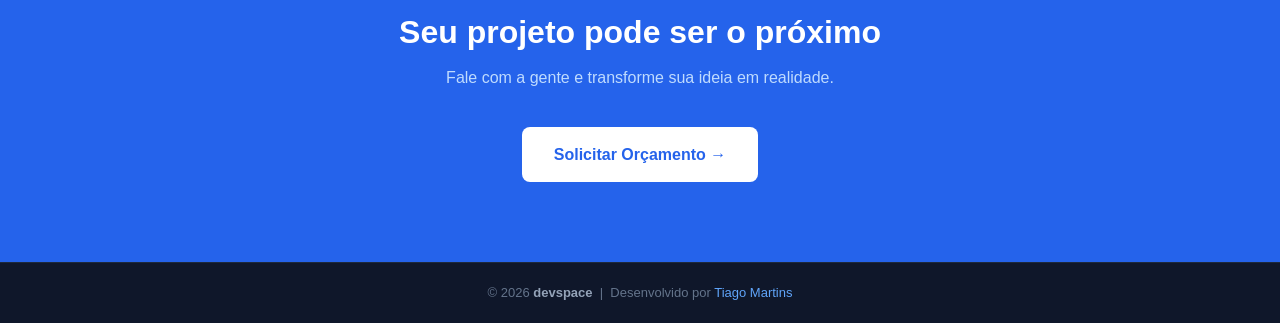
<file: portfolio/index.html>
<!DOCTYPE html>
<html lang="pt-BR">
<head>
  <meta charset="UTF-8">
  <meta name="viewport" content="width=device-width, initial-scale=1">
  <title>Portfólio | devspace</title>
  <script>(function(){try{if(localStorage.getItem('gps-theme')==='dark')document.documentElement.setAttribute('data-theme','dark');}catch(e){}})();</script>
  <meta name="description" content="Conheça os projetos que desenvolvemos: sites, aplicativos mobile e sistemas de gestão para empresas de diferentes segmentos.">
  <link rel="canonical" href="https://tgplay.github.io/portfolio/">
  <link rel="icon" href="data:image/svg+xml,<svg xmlns='http://www.w3.org/2000/svg' viewBox='0 0 100 100'><text y='.9em' font-size='90'>💻</text></svg>">
  <meta property="og:type" content="website">
  <meta property="og:title" content="Portfólio | devspace">
  <meta property="og:description" content="Conheça os projetos que desenvolvemos: sites, aplicativos mobile e sistemas de gestão para empresas de diferentes segmentos.">
  <meta property="og:url" content="https://tgplay.github.io/portfolio/">
  <meta property="og:site_name" content="devspace">
  <meta property="og:locale" content="pt_BR">
  <meta name="twitter:card" content="summary">
  <meta name="twitter:title" content="Portfólio | devspace">
  <meta name="twitter:description" content="Conheça os projetos que desenvolvemos: sites, aplicativos mobile e sistemas de gestão para empresas de diferentes segmentos.">
  <script type="application/ld+json">{"@context": "https://schema.org", "@type": "Organization", "name": "devspace", "url": "https://tgplay.github.io/", "description": "Agência de desenvolvimento de sites, aplicativos mobile e sistemas web sob medida.", "contactPoint": [{"@type": "ContactPoint", "contactType": "sales", "telephone": "+55-11-94517-2012", "availableLanguage": "Portuguese"}, {"@type": "ContactPoint", "contactType": "customer support", "telephone": "+55-11-94517-2012", "availableLanguage": "Portuguese"}]}</script>
  <link rel="stylesheet" href="/assets/css/site.css">
</head>
<body>
<a class="skip-link screen-reader-text" href="#primary">Ir para o conteúdo</a>

<div id="page" class="site">

<header id="site-header" class="gps-header" role="banner">
  <div class="gps-header__inner">

    <div class="gps-header__logo">
      <a href="/" rel="home"><span class="gps-header__site-name">devspace</span></a>
    </div>

    <nav id="primary-nav" class="gps-header__nav" aria-label="Navegação principal">
      <ul class="gps-menu">
        <li class="menu-item"><a href="/">Início</a></li>
        <li class="menu-item"><a href="/servicos/">Serviços</a></li>
        <li class="menu-item current-menu-item"><a href="/portfolio/" aria-current="page">Portfólio</a></li>
        <li class="menu-item"><a href="/contato/">Contato</a></li>
      </ul>
    </nav>

    <div class="gps-header__actions">

      <div class="gps-dropdown" id="atendimento-dropdown">
        <button class="gps-btn gps-btn--primary gps-dropdown__toggle" aria-haspopup="true" aria-expanded="false" aria-controls="atendimento-menu">
          Atendimento
          <svg xmlns="http://www.w3.org/2000/svg" width="13" height="13" fill="currentColor" viewBox="0 0 16 16" aria-hidden="true">
                        <path fill-rule="evenodd" d="M1.646 4.646a.5.5 0 0 1 .708 0L8 10.293l5.646-5.647a.5.5 0 0 1 .708.708l-6 6a.5.5 0 0 1-.708 0l-6-6a.5.5 0 0 1 0-.708"/>
                    </svg>
        </button>
        <ul class="gps-dropdown__menu" id="atendimento-menu" role="menu" aria-label="Opções de atendimento">
          <li role="none">
            <a href="/contato/?tipo=vendas" role="menuitem">
              <svg xmlns="http://www.w3.org/2000/svg" width="15" height="15" fill="currentColor" viewBox="0 0 16 16" aria-hidden="true">
                                <path d="M0 1.5A.5.5 0 0 1 .5 1H2a.5.5 0 0 1 .485.379L2.89 3H14.5a.5.5 0 0 1 .491.592l-1.5 8A.5.5 0 0 1 13 12H4a.5.5 0 0 1-.491-.408L2.01 3.607 1.61 2H.5a.5.5 0 0 1-.5-.5z"/>
                            </svg>
              Solicitar Orçamento
            </a>
          </li>
          <li role="none">
            <a href="/contato/?tipo=suporte" role="menuitem">
              <svg xmlns="http://www.w3.org/2000/svg" width="15" height="15" fill="currentColor" viewBox="0 0 16 16" aria-hidden="true">
                                <path d="M5.338 1.59a61 61 0 0 0-2.837.856.48.48 0 0 0-.328.39c-.554 4.157.726 7.19 2.253 9.188a10.7 10.7 0 0 0 2.287 2.233c.346.244.652.42.893.533.12.057.218.095.293.118a.55.55 0 0 0 .101.025.6.6 0 0 0 .1-.025c.076-.023.174-.061.294-.118.24-.113.547-.29.893-.533a10.7 10.7 0 0 0 2.287-2.233c1.527-1.997 2.807-5.031 2.253-9.188a.48.48 0 0 0-.328-.39c-.651-.213-1.75-.56-2.837-.855C9.552 1.29 8.531 1.067 8 1.067c-.53 0-1.552.223-2.662.524z"/>
                            </svg>
              Suporte Técnico
            </a>
          </li>
        </ul>
      </div>

      <button class="gps-theme-toggle" id="theme-toggle" aria-label="Alternar tema escuro">
        <svg class="icon-moon" xmlns="http://www.w3.org/2000/svg" width="16" height="16" fill="currentColor" viewBox="0 0 16 16" aria-hidden="true">
                    <path d="M6 .278a.77.77 0 0 1 .08.858 7.2 7.2 0 0 0-.878 3.46c0 4.021 3.278 7.277 7.318 7.277q.792-.001 1.533-.16a.79.79 0 0 1 .81.316.73.73 0 0 1-.031.893A8.35 8.35 0 0 1 8.344 16C3.734 16 0 12.286 0 7.71 0 4.266 2.114 1.312 5.124.06A.75.75 0 0 1 6 .278"/>
                </svg>
        <svg class="icon-sun" xmlns="http://www.w3.org/2000/svg" width="16" height="16" fill="currentColor" viewBox="0 0 16 16" aria-hidden="true">
                    <path d="M8 11a3 3 0 1 1 0-6 3 3 0 0 1 0 6m0 1a4 4 0 1 0 0-8 4 4 0 0 0 0 8M8 0a.5.5 0 0 1 .5.5v2a.5.5 0 0 1-1 0v-2A.5.5 0 0 1 8 0m0 13a.5.5 0 0 1 .5.5v2a.5.5 0 0 1-1 0v-2A.5.5 0 0 1 8 13m8-5a.5.5 0 0 1-.5.5h-2a.5.5 0 0 1 0-1h2a.5.5 0 0 1 .5.5M3 8a.5.5 0 0 1-.5.5h-2a.5.5 0 0 1 0-1h2A.5.5 0 0 1 3 8m10.657-5.657a.5.5 0 0 1 0 .707l-1.414 1.415a.5.5 0 1 1-.707-.708l1.414-1.414a.5.5 0 0 1 .707 0m-9.193 9.193a.5.5 0 0 1 0 .707L3.05 13.657a.5.5 0 0 1-.707-.707l1.414-1.414a.5.5 0 0 1 .707 0m9.193 2.121a.5.5 0 0 1-.707 0l-1.414-1.414a.5.5 0 0 1 .707-.707l1.414 1.414a.5.5 0 0 1 0 .707M4.464 4.465a.5.5 0 0 1-.707 0L2.343 3.05a.5.5 0 1 1 .707-.707l1.414 1.414a.5.5 0 0 1 0 .707"/>
                </svg>
      </button>

      <button class="gps-header__hamburger" id="hamburger-btn" aria-label="Abrir menu" aria-expanded="false" aria-controls="primary-nav">
        <span></span><span></span><span></span>
      </button>

    </div>
  </div>
</header>

<main id="primary">
<!-- HERO -->
<section class="wp-block-group alignfull" style="background-color:#f1f5f9;padding-top:72px;padding-bottom:72px">

<h1 class="wp-block-heading has-text-align-center" style="font-style:normal;font-weight:700;font-size:2.25rem">Nosso <mark style="background-color:rgba(0,0,0,0);color:#2563eb" class="has-inline-color">Portfólio</mark></h1>

<p class="has-text-align-center" style="color:#64748b;font-size:1.125rem;margin-top:12px;margin-bottom:0">Projetos que desenvolvemos — sites, apps e sistemas que fazem a diferença.</p>

</section>

<!-- GRID -->
<section class="wp-block-group alignfull" style="background-color:#ffffff;padding-top:64px;padding-bottom:80px">

<!-- Filtros -->
<div class="dv-filters">
  <button class="dv-filter active" data-cat="todos">Todos</button>
  <button class="dv-filter" data-cat="site">Sites</button>
  <button class="dv-filter" data-cat="app">Aplicativos</button>
  <button class="dv-filter" data-cat="sistema">Sistemas</button>
</div>

<!-- Grid de projetos -->
<div class="dv-pf-grid">

  <!-- Painel de Clientes -->
  <div class="dv-pf-card" data-cat="sistema">
    <div class="dv-pf-thumb" style="background:linear-gradient(135deg,#4c1d95,#8b5cf6)">
      <span class="dv-pf-emoji">🧑‍💼</span>
    </div>
    <div class="dv-pf-body">
      <span class="dv-pf-tag" style="color:#6d28d9;background:#ede9fe">Sistema</span>
      <h3>Painel de Clientes</h3>
      <p>Portal do cliente com acompanhamento de projetos, chamados de suporte, contratos com aceite digital e faturas, além de pipeline de vendas para a equipe.</p>
      <div class="dv-pf-techs">
        <span>PHP (CodeIgniter 4)</span><span>PostgreSQL</span><span>Docker</span>
      </div>
    </div>
  </div>

  <!-- Mapa Interativo: Transparência Legislativa -->
  <div class="dv-pf-card" data-cat="sistema">
    <div class="dv-pf-thumb" style="background:linear-gradient(135deg,#3b0764,#a855f7)">
      <span class="dv-pf-emoji">🗺️</span>
    </div>
    <div class="dv-pf-body">
      <span class="dv-pf-tag" style="color:#6d28d9;background:#ede9fe">Sistema</span>
      <h3>Mapa Interativo: Transparência Legislativa</h3>
      <p>Mapa georreferenciado dos recursos destinados por deputados, com seletor de parlamentares, lista pesquisável e painel administrativo para equipes não técnicas.</p>
      <div class="dv-pf-techs">
        <span>JavaScript</span><span>Leaflet</span><span>Responsivo</span>
      </div>
      <a class="dv-pf-link" href="https://github.com/tgplay/mapa-interativo-deputados" target="_blank" rel="noopener noreferrer">Ver projeto →</a>
    </div>
  </div>

  <!-- Vitrine de Achadinhos -->
  <div class="dv-pf-card" data-cat="site">
    <div class="dv-pf-thumb" style="background:linear-gradient(135deg,#1e40af,#3b82f6)">
      <span class="dv-pf-emoji">🛍️</span>
    </div>
    <div class="dv-pf-body">
      <span class="dv-pf-tag" style="color:#1d4ed8;background:#dbeafe">Site</span>
      <h3>Vitrine de Achadinhos</h3>
      <p>Vitrine de produtos com busca, filtros, páginas de campanha, compartilhamento por WhatsApp e métricas de cliques.</p>
      <div class="dv-pf-techs">
        <span>JavaScript</span><span>Tailwind</span><span>GitHub Pages</span>
      </div>
      <a class="dv-pf-link" href="https://tgplay.github.io/vitrine-shopee/" target="_blank" rel="noopener noreferrer">Ver projeto →</a>
    </div>
  </div>

  <!-- Landing pages para clientes -->
  <div class="dv-pf-card" data-cat="site">
    <div class="dv-pf-thumb" style="background:linear-gradient(135deg,#1e3a8a,#60a5fa)">
      <span class="dv-pf-emoji">🚀</span>
    </div>
    <div class="dv-pf-body">
      <span class="dv-pf-tag" style="color:#1d4ed8;background:#dbeafe">Site</span>
      <h3>Landing pages para clientes</h3>
      <p>Landing pages desenvolvidas para projetos de clientes, com foco em conversão.</p>
      <div class="dv-pf-techs">
        <span>HTML</span><span>CSS</span><span>Responsivo</span>
      </div>
      <a class="dv-pf-link" href="https://github.com/tgplay/LandingPages" target="_blank" rel="noopener noreferrer">Ver projeto →</a>
    </div>
  </div>

  <!-- E-commerce 3D -->
  <div class="dv-pf-card" data-cat="app">
    <div class="dv-pf-thumb" style="background:linear-gradient(135deg,#14532d,#22c55e)">
      <span class="dv-pf-emoji">🧊</span>
    </div>
    <div class="dv-pf-body">
      <span class="dv-pf-tag" style="color:#15803d;background:#dcfce7">App</span>
      <h3>E-commerce 3D</h3>
      <p>Loja virtual com visualização de produtos em 3D, feita em Flutter Web com Three.js.</p>
      <div class="dv-pf-techs">
        <span>Flutter Web</span><span>Three.js</span><span>3D</span>
      </div>
      <a class="dv-pf-link" href="https://github.com/tgplay/ecommerce-3d-three-flutter" target="_blank" rel="noopener noreferrer">Ver projeto →</a>
    </div>
  </div>

  <!-- Projetos Flutter -->
  <div class="dv-pf-card" data-cat="app">
    <div class="dv-pf-thumb" style="background:linear-gradient(135deg,#064e3b,#34d399)">
      <span class="dv-pf-emoji">📱</span>
    </div>
    <div class="dv-pf-body">
      <span class="dv-pf-tag" style="color:#15803d;background:#dcfce7">App</span>
      <h3>Projetos Flutter</h3>
      <p>Coleção de apps para Android e iOS: lista de tarefas, chat em tempo real com Firebase e app de mapas com geolocalização.</p>
      <div class="dv-pf-techs">
        <span>Flutter</span><span>Firebase</span><span>Geolocalização</span>
      </div>
      <a class="dv-pf-link" href="https://github.com/tgplay/projetos-flutter" target="_blank" rel="noopener noreferrer">Ver projeto →</a>
    </div>
  </div>

</div><!-- .dv-pf-grid -->

<style>
/* Filtros */
.dv-filters{display:flex;justify-content:center;gap:10px;flex-wrap:wrap;margin-bottom:48px;}
.dv-filter{padding:9px 22px;border:1.5px solid #e2e8f0;border-radius:999px;background:#fff;color:#64748b;font-size:.875rem;font-weight:600;cursor:pointer;transition:all .15s;font-family:inherit;}
.dv-filter:hover{border-color:#2563eb;color:#2563eb;}
.dv-filter.active{background:#2563eb;border-color:#2563eb;color:#fff;}

/* Grid */
.dv-pf-grid{display:grid;grid-template-columns:repeat(3,1fr);gap:28px;}
@media(max-width:900px){.dv-pf-grid{grid-template-columns:repeat(2,1fr);}}
@media(max-width:540px){.dv-pf-grid{grid-template-columns:1fr;}}

/* Card */
.dv-pf-card{border-radius:16px;overflow:hidden;border:1.5px solid #e2e8f0;background:#fff;transition:transform .2s,box-shadow .2s;}
.dv-pf-card:hover{transform:translateY(-6px);box-shadow:0 16px 40px rgba(0,0,0,.1);}
.dv-pf-card.hidden{display:none;}

/* Thumbnail */
.dv-pf-thumb{height:200px;display:flex;align-items:center;justify-content:center;overflow:hidden;transition:filter .3s;}
.dv-pf-card:hover .dv-pf-thumb{filter:brightness(1.1);}
.dv-pf-emoji{font-size:4rem;filter:drop-shadow(0 4px 12px rgba(0,0,0,.25));transition:transform .3s;}
.dv-pf-card:hover .dv-pf-emoji{transform:scale(1.15);}

/* Body */
.dv-pf-body{padding:22px 22px 24px;}
.dv-pf-tag{display:inline-block;font-size:.75rem;font-weight:700;padding:3px 12px;border-radius:999px;margin-bottom:10px;letter-spacing:.04em;text-transform:uppercase;}
.dv-pf-body h3{font-size:1.0625rem;font-weight:700;color:#1e293b;margin:0 0 8px;line-height:1.3;}
.dv-pf-body p{font-size:.875rem;color:#64748b;line-height:1.6;margin:0 0 16px;}
.dv-pf-techs{display:flex;flex-wrap:wrap;gap:6px;}
.dv-pf-link{display:inline-block;margin-top:14px;font-size:.875rem;font-weight:600;color:#2563eb;text-decoration:none;}
.dv-pf-link:hover{text-decoration:underline;}
html[data-theme="dark"] .dv-pf-link{color:#60a5fa;}
.dv-pf-techs span{font-size:.75rem;font-weight:500;color:#475569;background:#f1f5f9;border:1px solid #e2e8f0;padding:3px 10px;border-radius:6px;}
</style>


</section>

<!-- CTA FINAL -->
<section class="wp-block-group alignfull" style="background-color:#2563eb;padding-top:80px;padding-bottom:80px">

<h2 class="wp-block-heading has-text-align-center" style="color:#ffffff;font-size:2rem;font-weight:700;margin-bottom:12px">Seu projeto pode ser o próximo</h2>

<p class="has-text-align-center" style="color:#bfdbfe;margin-bottom:36px">Fale com a gente e transforme sua ideia em realidade.</p>

<div style="text-align:center;">
  <a href="/contato/?tipo=vendas" style="display:inline-flex;align-items:center;gap:8px;padding:15px 32px;background:#ffffff;color:#2563eb !important;border-radius:8px;text-decoration:none;font-weight:700;font-size:1rem;" onmouseover="this.style.opacity='.9'" onmouseout="this.style.opacity='1'">Solicitar Orçamento →</a>
</div>

</section>

</main>

<footer class="dv-footer" role="contentinfo">
  <div class="dv-footer__inner">
    <p class="dv-footer__copy">
      &copy; <span id="dv-year">2026</span> <strong>devspace</strong>
      &nbsp;|&nbsp;
      Desenvolvido por
      <a href="https://github.com/tgplay" target="_blank" rel="noopener noreferrer">Tiago Martins</a>
    </p>
  </div>
</footer>

</div>

<div id="dv-cookie-banner" class="dv-cookie-banner" role="dialog" aria-live="polite" aria-label="Aviso de cookies" hidden>
  <p class="dv-cookie-banner__text">
    Usamos apenas armazenamento essencial no seu navegador (lembrar o tema e este aviso), sem cookies de publicidade ou análise.
  </p>
  <button class="dv-cookie-banner__btn" id="dv-cookie-accept">Entendi</button>
</div>

<script>document.getElementById('dv-year').textContent = new Date().getFullYear();</script>
<script src="/assets/js/site.js"></script>
</body>
</html>
</file>
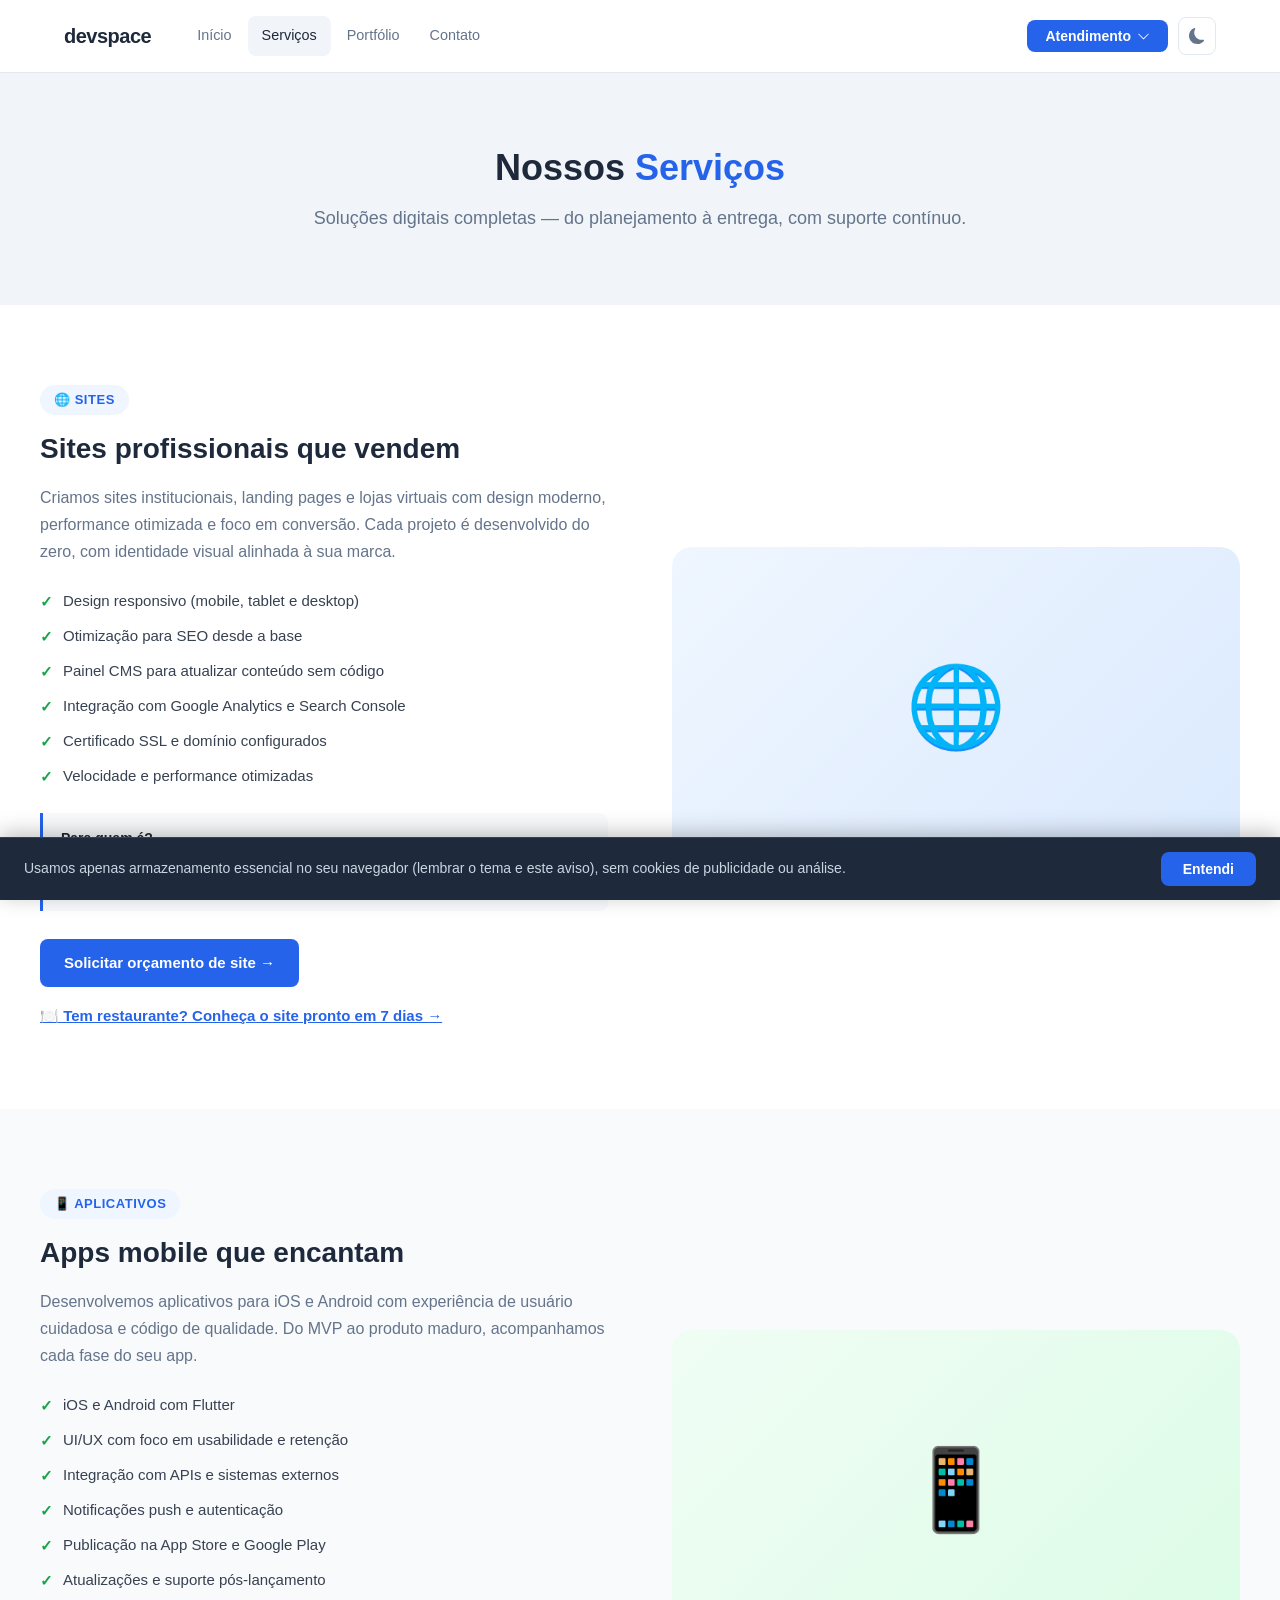
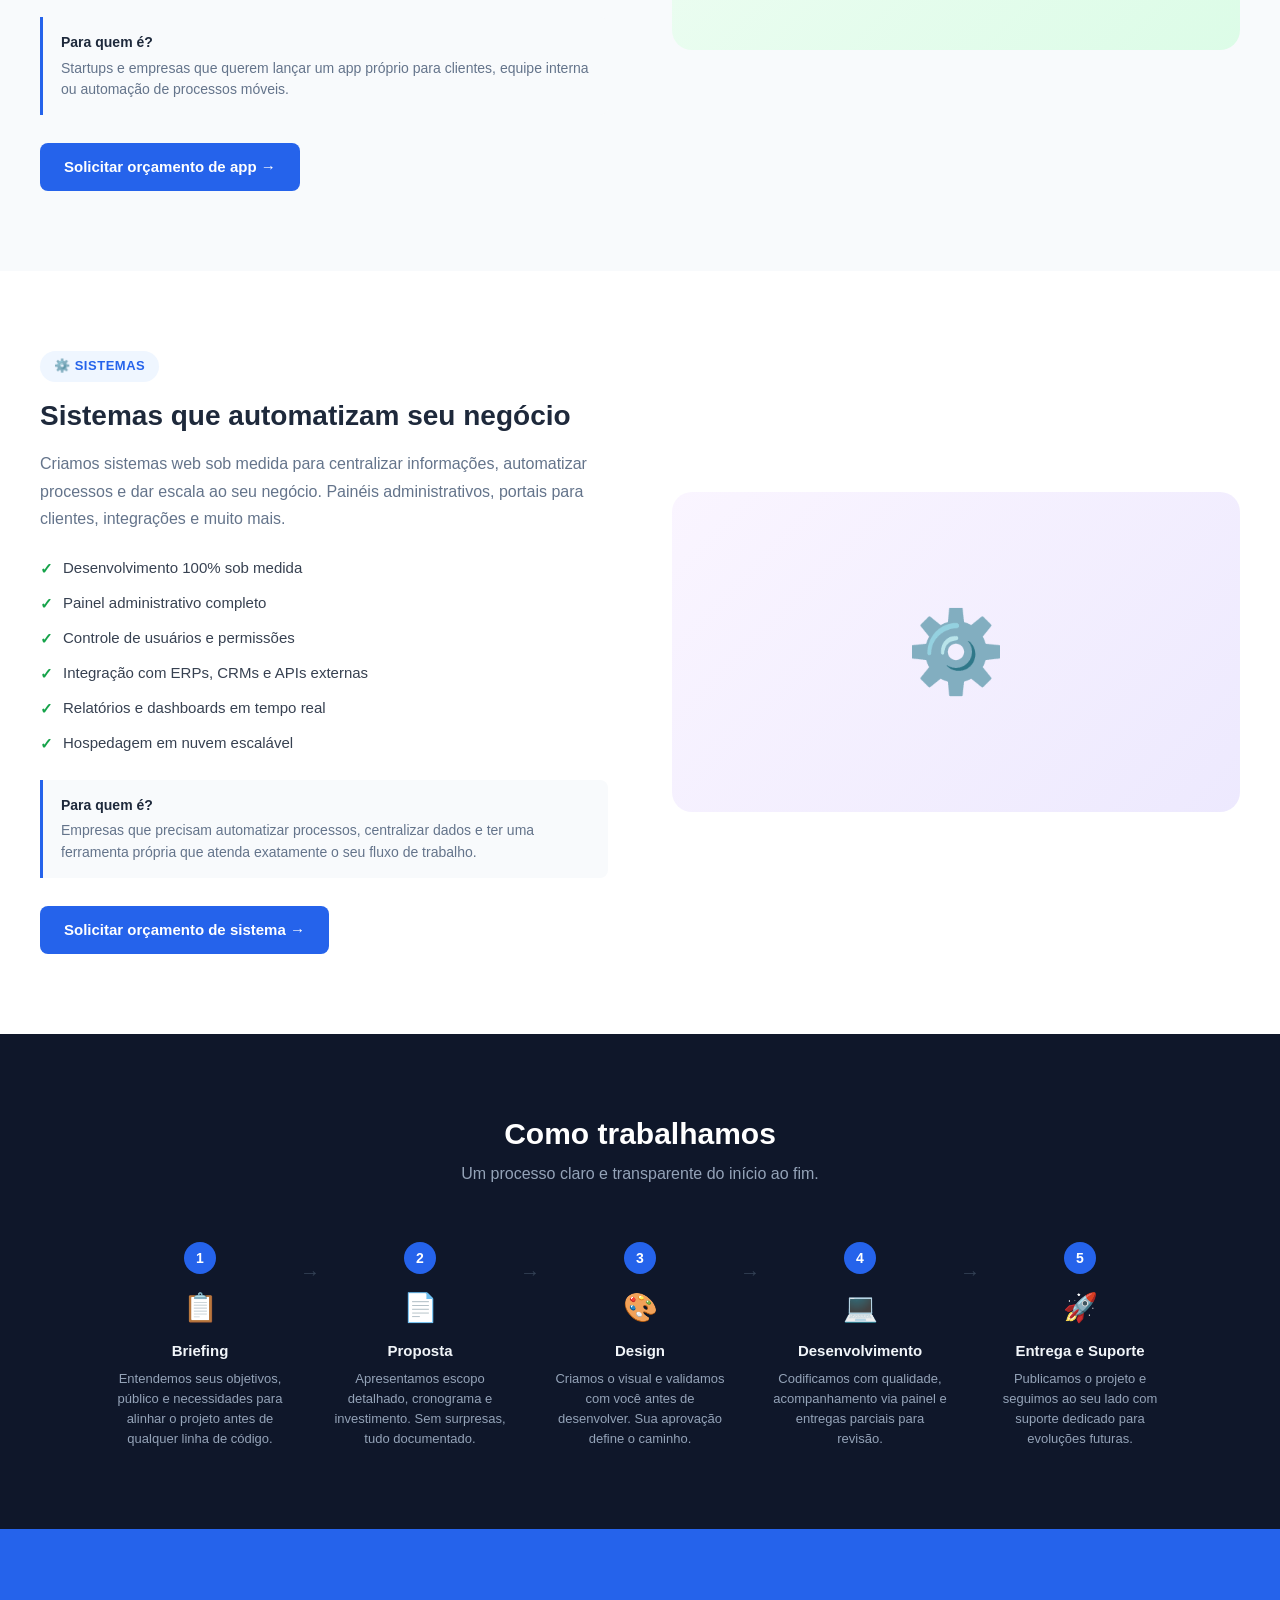
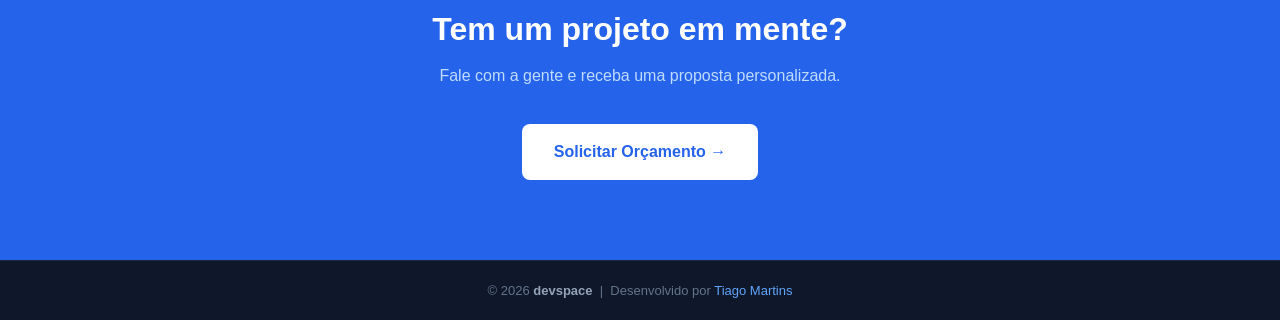
<file: servicos/index.html>
<!DOCTYPE html>
<html lang="pt-BR">
<head>
  <meta charset="UTF-8">
  <meta name="viewport" content="width=device-width, initial-scale=1">
  <title>Serviços | devspace</title>
  <script>(function(){try{if(localStorage.getItem('gps-theme')==='dark')document.documentElement.setAttribute('data-theme','dark');}catch(e){}})();</script>
  <meta name="description" content="Desenvolvimento de sites profissionais, apps mobile para iOS e Android, e sistemas web personalizados. Conheça as soluções digitais da devspace.">
  <link rel="canonical" href="https://tgplay.github.io/servicos/">
  <link rel="icon" href="data:image/svg+xml,<svg xmlns='http://www.w3.org/2000/svg' viewBox='0 0 100 100'><text y='.9em' font-size='90'>💻</text></svg>">
  <meta property="og:type" content="website">
  <meta property="og:title" content="Serviços | devspace">
  <meta property="og:description" content="Desenvolvimento de sites profissionais, apps mobile para iOS e Android, e sistemas web personalizados. Conheça as soluções digitais da devspace.">
  <meta property="og:url" content="https://tgplay.github.io/servicos/">
  <meta property="og:site_name" content="devspace">
  <meta property="og:locale" content="pt_BR">
  <meta name="twitter:card" content="summary">
  <meta name="twitter:title" content="Serviços | devspace">
  <meta name="twitter:description" content="Desenvolvimento de sites profissionais, apps mobile para iOS e Android, e sistemas web personalizados. Conheça as soluções digitais da devspace.">
  <script type="application/ld+json">{"@context": "https://schema.org", "@type": "Organization", "name": "devspace", "url": "https://tgplay.github.io/", "description": "Agência de desenvolvimento de sites, aplicativos mobile e sistemas web sob medida.", "contactPoint": [{"@type": "ContactPoint", "contactType": "sales", "telephone": "+55-11-94517-2012", "availableLanguage": "Portuguese"}, {"@type": "ContactPoint", "contactType": "customer support", "telephone": "+55-11-94517-2012", "availableLanguage": "Portuguese"}]}</script>
  <script type="application/ld+json">{"@context": "https://schema.org", "@type": "ItemList", "name": "Serviços devspace", "itemListElement": [{"@type": "ListItem", "position": 1, "name": "Desenvolvimento de Sites", "url": "https://tgplay.github.io/servicos/#sites"}, {"@type": "ListItem", "position": 2, "name": "Desenvolvimento de Aplicativos", "url": "https://tgplay.github.io/servicos/#apps"}, {"@type": "ListItem", "position": 3, "name": "Desenvolvimento de Sistemas", "url": "https://tgplay.github.io/servicos/#sistemas"}]}</script>
  <link rel="stylesheet" href="/assets/css/site.css">
</head>
<body>
<a class="skip-link screen-reader-text" href="#primary">Ir para o conteúdo</a>

<div id="page" class="site">

<header id="site-header" class="gps-header" role="banner">
  <div class="gps-header__inner">

    <div class="gps-header__logo">
      <a href="/" rel="home"><span class="gps-header__site-name">devspace</span></a>
    </div>

    <nav id="primary-nav" class="gps-header__nav" aria-label="Navegação principal">
      <ul class="gps-menu">
        <li class="menu-item"><a href="/">Início</a></li>
        <li class="menu-item current-menu-item"><a href="/servicos/" aria-current="page">Serviços</a></li>
        <li class="menu-item"><a href="/portfolio/">Portfólio</a></li>
        <li class="menu-item"><a href="/contato/">Contato</a></li>
      </ul>
    </nav>

    <div class="gps-header__actions">

      <div class="gps-dropdown" id="atendimento-dropdown">
        <button class="gps-btn gps-btn--primary gps-dropdown__toggle" aria-haspopup="true" aria-expanded="false" aria-controls="atendimento-menu">
          Atendimento
          <svg xmlns="http://www.w3.org/2000/svg" width="13" height="13" fill="currentColor" viewBox="0 0 16 16" aria-hidden="true">
                        <path fill-rule="evenodd" d="M1.646 4.646a.5.5 0 0 1 .708 0L8 10.293l5.646-5.647a.5.5 0 0 1 .708.708l-6 6a.5.5 0 0 1-.708 0l-6-6a.5.5 0 0 1 0-.708"/>
                    </svg>
        </button>
        <ul class="gps-dropdown__menu" id="atendimento-menu" role="menu" aria-label="Opções de atendimento">
          <li role="none">
            <a href="/contato/?tipo=vendas" role="menuitem">
              <svg xmlns="http://www.w3.org/2000/svg" width="15" height="15" fill="currentColor" viewBox="0 0 16 16" aria-hidden="true">
                                <path d="M0 1.5A.5.5 0 0 1 .5 1H2a.5.5 0 0 1 .485.379L2.89 3H14.5a.5.5 0 0 1 .491.592l-1.5 8A.5.5 0 0 1 13 12H4a.5.5 0 0 1-.491-.408L2.01 3.607 1.61 2H.5a.5.5 0 0 1-.5-.5z"/>
                            </svg>
              Solicitar Orçamento
            </a>
          </li>
          <li role="none">
            <a href="/contato/?tipo=suporte" role="menuitem">
              <svg xmlns="http://www.w3.org/2000/svg" width="15" height="15" fill="currentColor" viewBox="0 0 16 16" aria-hidden="true">
                                <path d="M5.338 1.59a61 61 0 0 0-2.837.856.48.48 0 0 0-.328.39c-.554 4.157.726 7.19 2.253 9.188a10.7 10.7 0 0 0 2.287 2.233c.346.244.652.42.893.533.12.057.218.095.293.118a.55.55 0 0 0 .101.025.6.6 0 0 0 .1-.025c.076-.023.174-.061.294-.118.24-.113.547-.29.893-.533a10.7 10.7 0 0 0 2.287-2.233c1.527-1.997 2.807-5.031 2.253-9.188a.48.48 0 0 0-.328-.39c-.651-.213-1.75-.56-2.837-.855C9.552 1.29 8.531 1.067 8 1.067c-.53 0-1.552.223-2.662.524z"/>
                            </svg>
              Suporte Técnico
            </a>
          </li>
        </ul>
      </div>

      <button class="gps-theme-toggle" id="theme-toggle" aria-label="Alternar tema escuro">
        <svg class="icon-moon" xmlns="http://www.w3.org/2000/svg" width="16" height="16" fill="currentColor" viewBox="0 0 16 16" aria-hidden="true">
                    <path d="M6 .278a.77.77 0 0 1 .08.858 7.2 7.2 0 0 0-.878 3.46c0 4.021 3.278 7.277 7.318 7.277q.792-.001 1.533-.16a.79.79 0 0 1 .81.316.73.73 0 0 1-.031.893A8.35 8.35 0 0 1 8.344 16C3.734 16 0 12.286 0 7.71 0 4.266 2.114 1.312 5.124.06A.75.75 0 0 1 6 .278"/>
                </svg>
        <svg class="icon-sun" xmlns="http://www.w3.org/2000/svg" width="16" height="16" fill="currentColor" viewBox="0 0 16 16" aria-hidden="true">
                    <path d="M8 11a3 3 0 1 1 0-6 3 3 0 0 1 0 6m0 1a4 4 0 1 0 0-8 4 4 0 0 0 0 8M8 0a.5.5 0 0 1 .5.5v2a.5.5 0 0 1-1 0v-2A.5.5 0 0 1 8 0m0 13a.5.5 0 0 1 .5.5v2a.5.5 0 0 1-1 0v-2A.5.5 0 0 1 8 13m8-5a.5.5 0 0 1-.5.5h-2a.5.5 0 0 1 0-1h2a.5.5 0 0 1 .5.5M3 8a.5.5 0 0 1-.5.5h-2a.5.5 0 0 1 0-1h2A.5.5 0 0 1 3 8m10.657-5.657a.5.5 0 0 1 0 .707l-1.414 1.415a.5.5 0 1 1-.707-.708l1.414-1.414a.5.5 0 0 1 .707 0m-9.193 9.193a.5.5 0 0 1 0 .707L3.05 13.657a.5.5 0 0 1-.707-.707l1.414-1.414a.5.5 0 0 1 .707 0m9.193 2.121a.5.5 0 0 1-.707 0l-1.414-1.414a.5.5 0 0 1 .707-.707l1.414 1.414a.5.5 0 0 1 0 .707M4.464 4.465a.5.5 0 0 1-.707 0L2.343 3.05a.5.5 0 1 1 .707-.707l1.414 1.414a.5.5 0 0 1 0 .707"/>
                </svg>
      </button>

      <button class="gps-header__hamburger" id="hamburger-btn" aria-label="Abrir menu" aria-expanded="false" aria-controls="primary-nav">
        <span></span><span></span><span></span>
      </button>

    </div>
  </div>
</header>

<main id="primary">
<!-- HERO -->
<section class="wp-block-group alignfull" style="background-color:#f1f5f9;padding-top:72px;padding-bottom:72px">

<h1 class="wp-block-heading has-text-align-center" style="font-style:normal;font-weight:700;font-size:2.25rem">Nossos <mark style="background-color:rgba(0,0,0,0);color:#2563eb" class="has-inline-color">Serviços</mark></h1>

<p class="has-text-align-center" style="color:#64748b;font-size:1.125rem;margin-top:12px;margin-bottom:0">Soluções digitais completas — do planejamento à entrega, com suporte contínuo.</p>

</section>

<!-- SITES -->
<section class="wp-block-group alignfull" style="background-color:#ffffff;padding-top:80px;padding-bottom:80px">

<div id="sites" class="dv-svc-section">
  <div class="dv-svc-content">
    <span class="dv-svc-badge">🌐 Sites</span>
    <h2>Sites profissionais que vendem</h2>
    <p>Criamos sites institucionais, landing pages e lojas virtuais com design moderno, performance otimizada e foco em conversão. Cada projeto é desenvolvido do zero, com identidade visual alinhada à sua marca.</p>

    <ul class="dv-feature-list">
      <li>Design responsivo (mobile, tablet e desktop)</li>
      <li>Otimização para SEO desde a base</li>
      <li>Painel CMS para atualizar conteúdo sem código</li>
      <li>Integração com Google Analytics e Search Console</li>
      <li>Certificado SSL e domínio configurados</li>
      <li>Velocidade e performance otimizadas</li>
    </ul>

    <div class="dv-for-whom">
      <strong>Para quem é?</strong>
      <p>Empresas que precisam de presença digital profissional, negócios locais, profissionais liberais e marcas que querem se destacar online.</p>
    </div>

    <a href="/contato/?tipo=vendas" class="dv-svc-cta">Solicitar orçamento de site →</a>
    <p style="margin:16px 0 0;font-size:.9375rem"><a href="/sites-para-restaurantes/" style="color:#2563eb;font-weight:600">🍽️ Tem restaurante? Conheça o site pronto em 7 dias →</a></p>
  </div>
  <div class="dv-svc-visual dv-visual-site">
    <span>🌐</span>
  </div>
</div>

</section>

<!-- APPS -->
<section class="wp-block-group alignfull" style="background-color:#f8fafc;padding-top:80px;padding-bottom:80px">

<div id="apps" class="dv-svc-section dv-svc-section--reverse">
  <div class="dv-svc-visual dv-visual-app">
    <span>📱</span>
  </div>
  <div class="dv-svc-content">
    <span class="dv-svc-badge">📱 Aplicativos</span>
    <h2>Apps mobile que encantam</h2>
    <p>Desenvolvemos aplicativos para iOS e Android com experiência de usuário cuidadosa e código de qualidade. Do MVP ao produto maduro, acompanhamos cada fase do seu app.</p>

    <ul class="dv-feature-list">
      <li>iOS e Android com Flutter</li>
      <li>UI/UX com foco em usabilidade e retenção</li>
      <li>Integração com APIs e sistemas externos</li>
      <li>Notificações push e autenticação</li>
      <li>Publicação na App Store e Google Play</li>
      <li>Atualizações e suporte pós-lançamento</li>
    </ul>

    <div class="dv-for-whom">
      <strong>Para quem é?</strong>
      <p>Startups e empresas que querem lançar um app próprio para clientes, equipe interna ou automação de processos móveis.</p>
    </div>

    <a href="/contato/?tipo=vendas" class="dv-svc-cta">Solicitar orçamento de app →</a>
  </div>
</div>

</section>

<!-- SISTEMAS -->
<section class="wp-block-group alignfull" style="background-color:#ffffff;padding-top:80px;padding-bottom:80px">

<div id="sistemas" class="dv-svc-section">
  <div class="dv-svc-content">
    <span class="dv-svc-badge">⚙️ Sistemas</span>
    <h2>Sistemas que automatizam seu negócio</h2>
    <p>Criamos sistemas web sob medida para centralizar informações, automatizar processos e dar escala ao seu negócio. Painéis administrativos, portais para clientes, integrações e muito mais.</p>

    <ul class="dv-feature-list">
      <li>Desenvolvimento 100% sob medida</li>
      <li>Painel administrativo completo</li>
      <li>Controle de usuários e permissões</li>
      <li>Integração com ERPs, CRMs e APIs externas</li>
      <li>Relatórios e dashboards em tempo real</li>
      <li>Hospedagem em nuvem escalável</li>
    </ul>

    <div class="dv-for-whom">
      <strong>Para quem é?</strong>
      <p>Empresas que precisam automatizar processos, centralizar dados e ter uma ferramenta própria que atenda exatamente o seu fluxo de trabalho.</p>
    </div>

    <a href="/contato/?tipo=vendas" class="dv-svc-cta">Solicitar orçamento de sistema →</a>
  </div>
  <div class="dv-svc-visual dv-visual-sys">
    <span>⚙️</span>
  </div>
</div>

</section>

<!-- COMO TRABALHAMOS -->
<section class="wp-block-group alignfull" style="background-color:#0f172a;padding-top:80px;padding-bottom:80px">

<h2 class="wp-block-heading has-text-align-center" style="color:#ffffff;font-size:1.875rem;font-weight:700;margin-bottom:8px">Como trabalhamos</h2>

<p class="has-text-align-center" style="color:#94a3b8;margin-bottom:56px">Um processo claro e transparente do início ao fim.</p>

<div class="dv-timeline">
  <div class="dv-step">
    <div class="dv-step-num">1</div>
    <div class="dv-step-icon">📋</div>
    <h4>Briefing</h4>
    <p>Entendemos seus objetivos, público e necessidades para alinhar o projeto antes de qualquer linha de código.</p>
  </div>
  <div class="dv-step-arrow">→</div>
  <div class="dv-step">
    <div class="dv-step-num">2</div>
    <div class="dv-step-icon">📄</div>
    <h4>Proposta</h4>
    <p>Apresentamos escopo detalhado, cronograma e investimento. Sem surpresas, tudo documentado.</p>
  </div>
  <div class="dv-step-arrow">→</div>
  <div class="dv-step">
    <div class="dv-step-num">3</div>
    <div class="dv-step-icon">🎨</div>
    <h4>Design</h4>
    <p>Criamos o visual e validamos com você antes de desenvolver. Sua aprovação define o caminho.</p>
  </div>
  <div class="dv-step-arrow">→</div>
  <div class="dv-step">
    <div class="dv-step-num">4</div>
    <div class="dv-step-icon">💻</div>
    <h4>Desenvolvimento</h4>
    <p>Codificamos com qualidade, acompanhamento via painel e entregas parciais para revisão.</p>
  </div>
  <div class="dv-step-arrow">→</div>
  <div class="dv-step">
    <div class="dv-step-num">5</div>
    <div class="dv-step-icon">🚀</div>
    <h4>Entrega e Suporte</h4>
    <p>Publicamos o projeto e seguimos ao seu lado com suporte dedicado para evoluções futuras.</p>
  </div>
</div>

<style>
/* ── Service sections ── */
.dv-svc-section{display:grid;grid-template-columns:1fr 1fr;gap:64px;align-items:center;}
.dv-svc-section--reverse{direction:rtl;}
.dv-svc-section--reverse>*{direction:ltr;}
@media(max-width:768px){.dv-svc-section,.dv-svc-section--reverse{grid-template-columns:1fr;direction:ltr;gap:32px;}}
.dv-svc-badge{display:inline-flex;align-items:center;gap:6px;font-size:.8125rem;font-weight:600;color:#2563eb;background:#eff6ff;padding:5px 14px;border-radius:20px;margin-bottom:16px;text-transform:uppercase;letter-spacing:.04em;}
.dv-svc-content h2{font-size:1.75rem;font-weight:700;color:#1e293b;margin:0 0 16px;line-height:1.3;}
.dv-svc-content>p{font-size:1rem;color:#64748b;line-height:1.7;margin:0 0 24px;}
.dv-feature-list{list-style:none;padding:0;margin:0 0 24px;display:flex;flex-direction:column;gap:10px;}
.dv-feature-list li{display:flex;align-items:flex-start;gap:10px;font-size:.9375rem;color:#374151;}
.dv-feature-list li::before{content:"✓";color:#16a34a;font-weight:700;flex-shrink:0;margin-top:1px;}
.dv-for-whom{background:#f8fafc;border-left:3px solid #2563eb;border-radius:0 8px 8px 0;padding:14px 18px;margin-bottom:28px;}
.dv-for-whom strong{display:block;font-size:.875rem;font-weight:700;color:#1e293b;margin-bottom:4px;}
.dv-for-whom p{font-size:.875rem;color:#64748b;margin:0;line-height:1.55;}
.dv-svc-cta{display:inline-flex;align-items:center;gap:6px;padding:12px 24px;background:#2563eb;color:#fff !important;border-radius:8px;text-decoration:none;font-weight:600;font-size:.9375rem;transition:background .15s;}
.dv-svc-cta:hover{background:#1d4ed8;}
.dv-svc-visual{display:flex;align-items:center;justify-content:center;height:320px;border-radius:20px;font-size:5rem;}
.dv-visual-site{background:linear-gradient(135deg,#eff6ff,#dbeafe);}
.dv-visual-app{background:linear-gradient(135deg,#f0fdf4,#dcfce7);}
.dv-visual-sys{background:linear-gradient(135deg,#faf5ff,#ede9fe);}
/* ── Timeline ── */
.dv-timeline{display:flex;align-items:flex-start;gap:0;justify-content:center;}
.dv-step{flex:1;text-align:center;padding:0 12px;max-width:200px;}
.dv-step-num{display:inline-flex;align-items:center;justify-content:center;width:32px;height:32px;background:#2563eb;color:#fff;border-radius:50%;font-size:.875rem;font-weight:700;margin-bottom:12px;}
.dv-step-icon{font-size:1.75rem;margin-bottom:10px;}
.dv-step h4{font-size:.9375rem;font-weight:700;color:#f1f5f9;margin:0 0 8px;}
.dv-step p{font-size:.8125rem;color:#94a3b8;line-height:1.55;margin:0;}
.dv-step-arrow{font-size:1.25rem;color:#334155;padding-top:14px;flex-shrink:0;}
@media(max-width:768px){
  .dv-timeline{flex-direction:column;align-items:center;gap:0;}
  .dv-step{max-width:100%;width:100%;padding:0;}
  .dv-step-arrow{transform:rotate(90deg);padding:4px 0;}
}
</style>

</section>

<!-- CTA FINAL -->
<section class="wp-block-group alignfull" style="background-color:#2563eb;padding-top:80px;padding-bottom:80px">

<h2 class="wp-block-heading has-text-align-center" style="color:#ffffff;font-size:2rem;font-weight:700;margin-bottom:12px">Tem um projeto em mente?</h2>

<p class="has-text-align-center" style="color:#bfdbfe;margin-bottom:36px">Fale com a gente e receba uma proposta personalizada.</p>

<div style="text-align:center;">
  <a href="/contato/?tipo=vendas" style="display:inline-flex;align-items:center;gap:8px;padding:15px 32px;background:#ffffff;color:#2563eb !important;border-radius:8px;text-decoration:none;font-weight:700;font-size:1rem;transition:opacity .15s;" onmouseover="this.style.opacity='.9'" onmouseout="this.style.opacity='1'">Solicitar Orçamento →</a>
</div>

</section>

</main>

<footer class="dv-footer" role="contentinfo">
  <div class="dv-footer__inner">
    <p class="dv-footer__copy">
      &copy; <span id="dv-year">2026</span> <strong>devspace</strong>
      &nbsp;|&nbsp;
      Desenvolvido por
      <a href="https://github.com/tgplay" target="_blank" rel="noopener noreferrer">Tiago Martins</a>
    </p>
  </div>
</footer>

</div>

<div id="dv-cookie-banner" class="dv-cookie-banner" role="dialog" aria-live="polite" aria-label="Aviso de cookies" hidden>
  <p class="dv-cookie-banner__text">
    Usamos apenas armazenamento essencial no seu navegador (lembrar o tema e este aviso), sem cookies de publicidade ou análise.
  </p>
  <button class="dv-cookie-banner__btn" id="dv-cookie-accept">Entendi</button>
</div>

<script>document.getElementById('dv-year').textContent = new Date().getFullYear();</script>
<script src="/assets/js/site.js"></script>
</body>
</html>
</file>
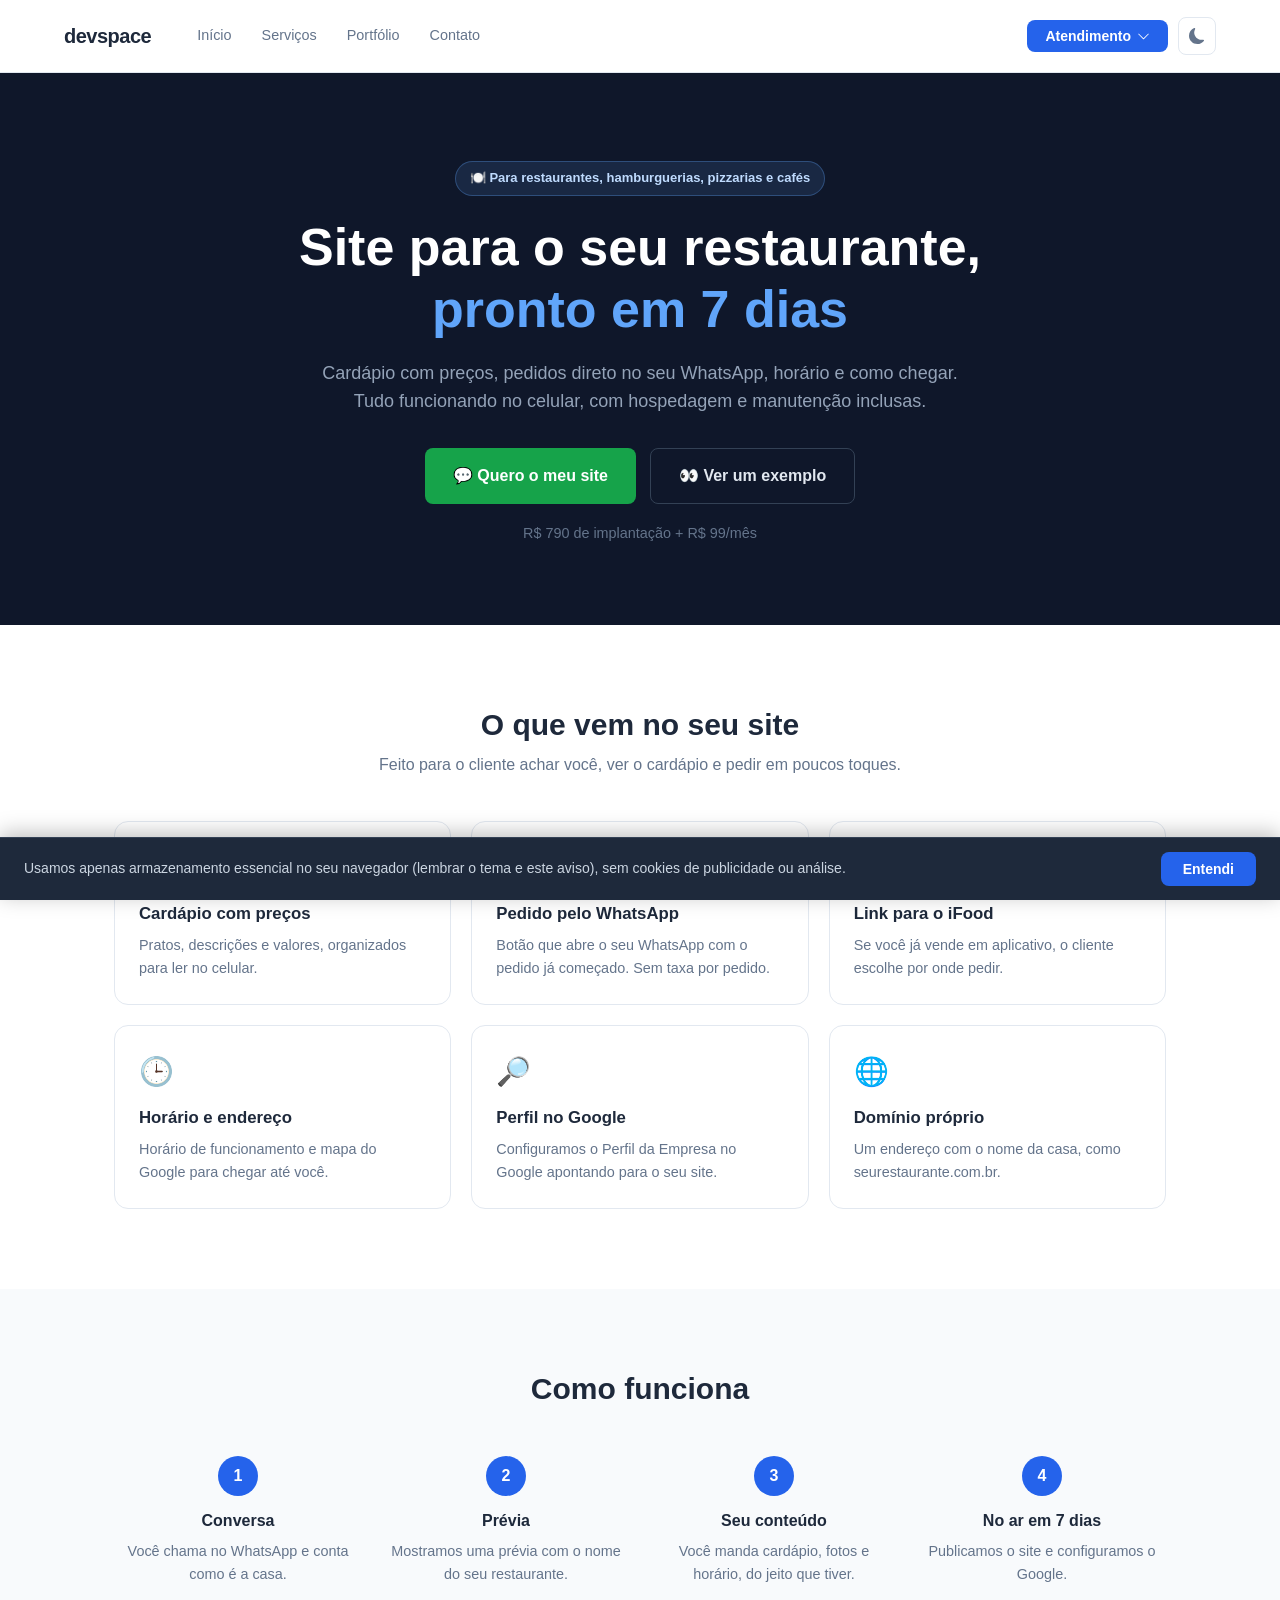
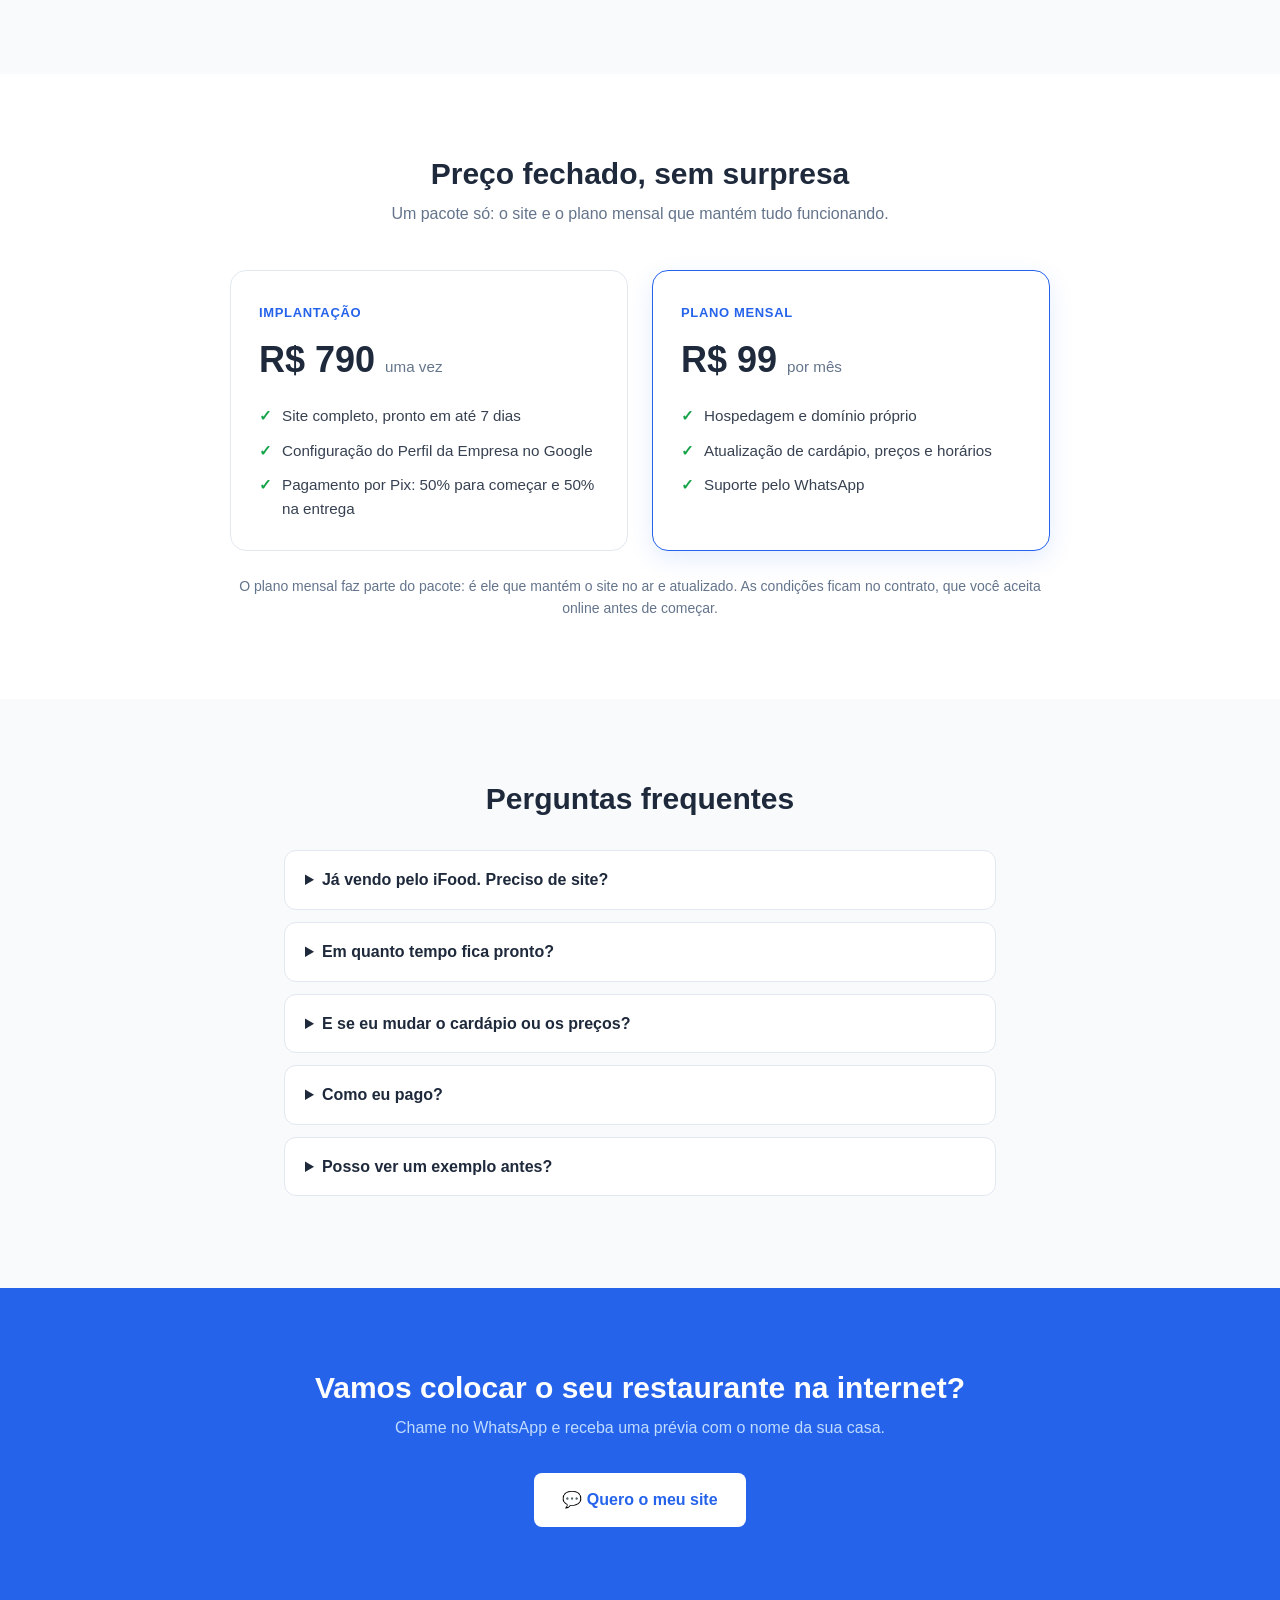
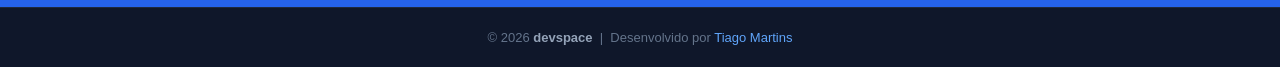
<file: sites-para-restaurantes/index.html>
<!DOCTYPE html>
<html lang="pt-BR">
<head>
  <meta charset="UTF-8">
  <meta name="viewport" content="width=device-width, initial-scale=1">
  <title>Site para restaurantes pronto em 7 dias | devspace</title>
  <script>(function(){try{if(localStorage.getItem('gps-theme')==='dark')document.documentElement.setAttribute('data-theme','dark');}catch(e){}})();</script>
  <meta name="description" content="Site para restaurante, hamburgueria, pizzaria ou café com cardápio, pedidos pelo WhatsApp, horário e mapa. Pronto em 7 dias: R$ 790 + R$ 99/mês.">
  <link rel="canonical" href="https://tgplay.github.io/sites-para-restaurantes/">
  <link rel="icon" href="data:image/svg+xml,<svg xmlns='http://www.w3.org/2000/svg' viewBox='0 0 100 100'><text y='.9em' font-size='90'>💻</text></svg>">
  <meta property="og:type" content="website">
  <meta property="og:title" content="Site para restaurantes pronto em 7 dias | devspace">
  <meta property="og:description" content="Site para restaurante, hamburgueria, pizzaria ou café com cardápio, pedidos pelo WhatsApp, horário e mapa. Pronto em 7 dias: R$ 790 + R$ 99/mês.">
  <meta property="og:url" content="https://tgplay.github.io/sites-para-restaurantes/">
  <meta property="og:site_name" content="devspace">
  <meta property="og:locale" content="pt_BR">
  <meta name="twitter:card" content="summary">
  <meta name="twitter:title" content="Site para restaurantes pronto em 7 dias | devspace">
  <meta name="twitter:description" content="Site para restaurante, hamburgueria, pizzaria ou café com cardápio, pedidos pelo WhatsApp, horário e mapa. Pronto em 7 dias: R$ 790 + R$ 99/mês.">
  <script type="application/ld+json">{"@context": "https://schema.org", "@type": "Organization", "name": "devspace", "url": "https://tgplay.github.io/", "description": "Agência de desenvolvimento de sites, aplicativos mobile e sistemas web sob medida.", "contactPoint": [{"@type": "ContactPoint", "contactType": "sales", "telephone": "+55-11-94517-2012", "availableLanguage": "Portuguese"}, {"@type": "ContactPoint", "contactType": "customer support", "telephone": "+55-11-94517-2012", "availableLanguage": "Portuguese"}]}</script>
  <script type="application/ld+json">{"@context": "https://schema.org", "@type": "Service", "name": "Site para restaurantes", "provider": {"@type": "Organization", "name": "devspace", "url": "https://tgplay.github.io/"}, "areaServed": "São Paulo", "url": "https://tgplay.github.io/sites-para-restaurantes/", "offers": {"@type": "Offer", "price": "790", "priceCurrency": "BRL", "description": "Implantação; plano mensal de R$ 99 incluso no pacote"}}</script>
  <link rel="stylesheet" href="/assets/css/site.css">
</head>
<body>
<a class="skip-link screen-reader-text" href="#primary">Ir para o conteúdo</a>

<div id="page" class="site">

<header id="site-header" class="gps-header" role="banner">
  <div class="gps-header__inner">

    <div class="gps-header__logo">
      <a href="/" rel="home"><span class="gps-header__site-name">devspace</span></a>
    </div>

    <nav id="primary-nav" class="gps-header__nav" aria-label="Navegação principal">
      <ul class="gps-menu">
        <li class="menu-item"><a href="/">Início</a></li>
        <li class="menu-item"><a href="/servicos/">Serviços</a></li>
        <li class="menu-item"><a href="/portfolio/">Portfólio</a></li>
        <li class="menu-item"><a href="/contato/">Contato</a></li>
      </ul>
    </nav>

    <div class="gps-header__actions">

      <div class="gps-dropdown" id="atendimento-dropdown">
        <button class="gps-btn gps-btn--primary gps-dropdown__toggle" aria-haspopup="true" aria-expanded="false" aria-controls="atendimento-menu">
          Atendimento
          <svg xmlns="http://www.w3.org/2000/svg" width="13" height="13" fill="currentColor" viewBox="0 0 16 16" aria-hidden="true">
                        <path fill-rule="evenodd" d="M1.646 4.646a.5.5 0 0 1 .708 0L8 10.293l5.646-5.647a.5.5 0 0 1 .708.708l-6 6a.5.5 0 0 1-.708 0l-6-6a.5.5 0 0 1 0-.708"/>
                    </svg>
        </button>
        <ul class="gps-dropdown__menu" id="atendimento-menu" role="menu" aria-label="Opções de atendimento">
          <li role="none">
            <a href="/contato/?tipo=vendas" role="menuitem">
              <svg xmlns="http://www.w3.org/2000/svg" width="15" height="15" fill="currentColor" viewBox="0 0 16 16" aria-hidden="true">
                                <path d="M0 1.5A.5.5 0 0 1 .5 1H2a.5.5 0 0 1 .485.379L2.89 3H14.5a.5.5 0 0 1 .491.592l-1.5 8A.5.5 0 0 1 13 12H4a.5.5 0 0 1-.491-.408L2.01 3.607 1.61 2H.5a.5.5 0 0 1-.5-.5z"/>
                            </svg>
              Solicitar Orçamento
            </a>
          </li>
          <li role="none">
            <a href="/contato/?tipo=suporte" role="menuitem">
              <svg xmlns="http://www.w3.org/2000/svg" width="15" height="15" fill="currentColor" viewBox="0 0 16 16" aria-hidden="true">
                                <path d="M5.338 1.59a61 61 0 0 0-2.837.856.48.48 0 0 0-.328.39c-.554 4.157.726 7.19 2.253 9.188a10.7 10.7 0 0 0 2.287 2.233c.346.244.652.42.893.533.12.057.218.095.293.118a.55.55 0 0 0 .101.025.6.6 0 0 0 .1-.025c.076-.023.174-.061.294-.118.24-.113.547-.29.893-.533a10.7 10.7 0 0 0 2.287-2.233c1.527-1.997 2.807-5.031 2.253-9.188a.48.48 0 0 0-.328-.39c-.651-.213-1.75-.56-2.837-.855C9.552 1.29 8.531 1.067 8 1.067c-.53 0-1.552.223-2.662.524z"/>
                            </svg>
              Suporte Técnico
            </a>
          </li>
        </ul>
      </div>

      <button class="gps-theme-toggle" id="theme-toggle" aria-label="Alternar tema escuro">
        <svg class="icon-moon" xmlns="http://www.w3.org/2000/svg" width="16" height="16" fill="currentColor" viewBox="0 0 16 16" aria-hidden="true">
                    <path d="M6 .278a.77.77 0 0 1 .08.858 7.2 7.2 0 0 0-.878 3.46c0 4.021 3.278 7.277 7.318 7.277q.792-.001 1.533-.16a.79.79 0 0 1 .81.316.73.73 0 0 1-.031.893A8.35 8.35 0 0 1 8.344 16C3.734 16 0 12.286 0 7.71 0 4.266 2.114 1.312 5.124.06A.75.75 0 0 1 6 .278"/>
                </svg>
        <svg class="icon-sun" xmlns="http://www.w3.org/2000/svg" width="16" height="16" fill="currentColor" viewBox="0 0 16 16" aria-hidden="true">
                    <path d="M8 11a3 3 0 1 1 0-6 3 3 0 0 1 0 6m0 1a4 4 0 1 0 0-8 4 4 0 0 0 0 8M8 0a.5.5 0 0 1 .5.5v2a.5.5 0 0 1-1 0v-2A.5.5 0 0 1 8 0m0 13a.5.5 0 0 1 .5.5v2a.5.5 0 0 1-1 0v-2A.5.5 0 0 1 8 13m8-5a.5.5 0 0 1-.5.5h-2a.5.5 0 0 1 0-1h2a.5.5 0 0 1 .5.5M3 8a.5.5 0 0 1-.5.5h-2a.5.5 0 0 1 0-1h2A.5.5 0 0 1 3 8m10.657-5.657a.5.5 0 0 1 0 .707l-1.414 1.415a.5.5 0 1 1-.707-.708l1.414-1.414a.5.5 0 0 1 .707 0m-9.193 9.193a.5.5 0 0 1 0 .707L3.05 13.657a.5.5 0 0 1-.707-.707l1.414-1.414a.5.5 0 0 1 .707 0m9.193 2.121a.5.5 0 0 1-.707 0l-1.414-1.414a.5.5 0 0 1 .707-.707l1.414 1.414a.5.5 0 0 1 0 .707M4.464 4.465a.5.5 0 0 1-.707 0L2.343 3.05a.5.5 0 1 1 .707-.707l1.414 1.414a.5.5 0 0 1 0 .707"/>
                </svg>
      </button>

      <button class="gps-header__hamburger" id="hamburger-btn" aria-label="Abrir menu" aria-expanded="false" aria-controls="primary-nav">
        <span></span><span></span><span></span>
      </button>

    </div>
  </div>
</header>

<main id="primary">
<section class="of-hero">
  <div class="of-wrap">
    <span class="of-eyebrow">🍽️ Para restaurantes, hamburguerias, pizzarias e cafés</span>
    <h1>Site para o seu restaurante, <mark>pronto em 7 dias</mark></h1>
    <p class="of-lead">Cardápio com preços, pedidos direto no seu WhatsApp, horário e como chegar. Tudo funcionando no celular, com hospedagem e manutenção inclusas.</p>
    <div class="of-acoes">
      <a class="of-btn of-btn--wpp" href="https://wa.me/5511945172012?text=Ol%C3%A1!%20Tenho%20um%20restaurante%20e%20quero%20saber%20do%20site%20pronto%20em%207%20dias." target="_blank" rel="noopener">💬 Quero o meu site</a>
      <a class="of-btn of-btn--linha" href="/modelos/restaurante/?nome=Seu%20Restaurante&amp;tipo=restaurante" target="_blank" rel="noopener">👀 Ver um exemplo</a>
    </div>
    <p class="of-preco-curto">R$ 790 de implantação + R$ 99/mês</p>
  </div>
</section>

<section class="of-secao">
  <div class="of-wrap">
    <h2>O que vem no seu site</h2>
    <p class="of-sub">Feito para o cliente achar você, ver o cardápio e pedir em poucos toques.</p>
    <div class="of-grade">
      <div class="of-item"><span>📋</span><strong>Cardápio com preços</strong><p>Pratos, descrições e valores, organizados para ler no celular.</p></div>
      <div class="of-item"><span>💬</span><strong>Pedido pelo WhatsApp</strong><p>Botão que abre o seu WhatsApp com o pedido já começado. Sem taxa por pedido.</p></div>
      <div class="of-item"><span>🛵</span><strong>Link para o iFood</strong><p>Se você já vende em aplicativo, o cliente escolhe por onde pedir.</p></div>
      <div class="of-item"><span>🕒</span><strong>Horário e endereço</strong><p>Horário de funcionamento e mapa do Google para chegar até você.</p></div>
      <div class="of-item"><span>🔎</span><strong>Perfil no Google</strong><p>Configuramos o Perfil da Empresa no Google apontando para o seu site.</p></div>
      <div class="of-item"><span>🌐</span><strong>Domínio próprio</strong><p>Um endereço com o nome da casa, como seurestaurante.com.br.</p></div>
    </div>
  </div>
</section>

<section class="of-secao of-secao--alt">
  <div class="of-wrap">
    <h2>Como funciona</h2>
    <ol class="of-passos">
      <li><span>1</span><strong>Conversa</strong><p>Você chama no WhatsApp e conta como é a casa.</p></li>
      <li><span>2</span><strong>Prévia</strong><p>Mostramos uma prévia com o nome do seu restaurante.</p></li>
      <li><span>3</span><strong>Seu conteúdo</strong><p>Você manda cardápio, fotos e horário, do jeito que tiver.</p></li>
      <li><span>4</span><strong>No ar em 7 dias</strong><p>Publicamos o site e configuramos o Google.</p></li>
    </ol>
  </div>
</section>

<section class="of-secao" id="preco">
  <div class="of-wrap">
    <h2>Preço fechado, sem surpresa</h2>
    <p class="of-sub">Um pacote só: o site e o plano mensal que mantém tudo funcionando.</p>
    <div class="of-planos">
      <div class="of-plano">
        <span class="of-plano__rotulo">Implantação</span>
        <p class="of-plano__valor">R$ 790 <small>uma vez</small></p>
        <ul>
          <li>Site completo, pronto em até 7 dias</li>
          <li>Configuração do Perfil da Empresa no Google</li>
          <li>Pagamento por Pix: 50% para começar e 50% na entrega</li>
        </ul>
      </div>
      <div class="of-plano of-plano--destaque">
        <span class="of-plano__rotulo">Plano mensal</span>
        <p class="of-plano__valor">R$ 99 <small>por mês</small></p>
        <ul>
          <li>Hospedagem e domínio próprio</li>
          <li>Atualização de cardápio, preços e horários</li>
          <li>Suporte pelo WhatsApp</li>
        </ul>
      </div>
    </div>
    <p class="of-nota">O plano mensal faz parte do pacote: é ele que mantém o site no ar e atualizado. As condições ficam no contrato, que você aceita online antes de começar.</p>
  </div>
</section>

<section class="of-secao of-secao--alt">
  <div class="of-wrap of-faq">
    <h2>Perguntas frequentes</h2>
    <details><summary>Já vendo pelo iFood. Preciso de site?</summary><p>O site complementa o iFood: aparece quando procuram o seu restaurante no Google, mostra o cardápio completo e leva pedidos direto para o seu WhatsApp, sem a comissão do aplicativo.</p></details>
    <details><summary>Em quanto tempo fica pronto?</summary><p>Em até 7 dias depois que você manda o cardápio, as fotos e o horário.</p></details>
    <details><summary>E se eu mudar o cardápio ou os preços?</summary><p>É só mandar pelo WhatsApp. A atualização de cardápio, preços e horários está incluída no plano mensal.</p></details>
    <details><summary>Como eu pago?</summary><p>Pelo Pix: metade da implantação para começar e a outra metade na entrega. O plano mensal começa depois que o site entra no ar.</p></details>
    <details><summary>Posso ver um exemplo antes?</summary><p>Pode. <a href="/modelos/restaurante/?nome=Seu%20Restaurante&amp;tipo=restaurante" target="_blank" rel="noopener">Veja uma prévia de demonstração</a> ou chame no WhatsApp que montamos uma com o nome da sua casa.</p></details>
  </div>
</section>

<section class="of-final">
  <div class="of-wrap">
    <h2>Vamos colocar o seu restaurante na internet?</h2>
    <p>Chame no WhatsApp e receba uma prévia com o nome da sua casa.</p>
    <a class="of-btn of-btn--branco" href="https://wa.me/5511945172012?text=Ol%C3%A1!%20Tenho%20um%20restaurante%20e%20quero%20saber%20do%20site%20pronto%20em%207%20dias." target="_blank" rel="noopener">💬 Quero o meu site</a>
  </div>
</section>

<style>
.of-wrap{max-width:1100px;margin:0 auto;padding:0 24px;}
.of-hero{background:#0f172a;color:#fff;padding:88px 0 80px;text-align:center;}
.of-eyebrow{display:inline-block;font-size:.8125rem;font-weight:600;color:#bfdbfe;background:rgba(96,165,250,.12);border:1px solid rgba(96,165,250,.3);padding:6px 14px;border-radius:999px;margin-bottom:20px;}
.of-hero h1{font-size:clamp(2rem,5vw,3.25rem);font-weight:800;line-height:1.2;margin:0 auto 18px;max-width:820px;}
.of-hero h1 mark{color:#60a5fa;}
.of-lead{font-size:1.125rem;color:#94a3b8;max-width:640px;margin:0 auto 32px;}
.of-acoes{display:flex;justify-content:center;flex-wrap:wrap;gap:14px;margin-bottom:18px;}
.of-btn{display:inline-flex;align-items:center;gap:8px;padding:14px 28px;border-radius:8px;font-weight:700;font-size:1rem;text-decoration:none;transition:transform .15s,background .15s;}
.of-btn:hover{transform:translateY(-1px);}
.of-btn--wpp{background:#16a34a;color:#fff !important;}
.of-btn--wpp:hover{background:#15803d;}
.of-btn--linha{border:1.5px solid #334155;color:#e2e8f0 !important;}
.of-btn--linha:hover{border-color:#94a3b8;}
.of-btn--branco{background:#fff;color:#2563eb !important;}
.of-preco-curto{color:#64748b;font-size:.9rem;margin:0;}
.of-secao{padding:80px 0;background:#fff;}
.of-secao--alt{background:#f8fafc;}
.of-secao h2,.of-final h2{font-size:1.875rem;font-weight:700;text-align:center;margin:0 0 8px;color:#1e293b;}
.of-sub{text-align:center;color:#64748b;margin:0 0 44px;}
.of-grade{display:grid;grid-template-columns:repeat(3,1fr);gap:20px;}
@media(max-width:860px){.of-grade{grid-template-columns:repeat(2,1fr);}}
@media(max-width:560px){.of-grade{grid-template-columns:1fr;}}
.of-item{padding:24px;border:1.5px solid #e2e8f0;border-radius:14px;background:#fff;}
.of-item span{font-size:1.75rem;display:block;margin-bottom:10px;}
.of-item strong{display:block;font-size:1.05rem;color:#1e293b;margin-bottom:6px;}
.of-item p{font-size:.9rem;color:#64748b;margin:0;line-height:1.6;}
.of-passos{list-style:none;margin:40px 0 0;padding:0;display:grid;grid-template-columns:repeat(4,1fr);gap:20px;}
@media(max-width:860px){.of-passos{grid-template-columns:repeat(2,1fr);}}
@media(max-width:560px){.of-passos{grid-template-columns:1fr;}}
.of-passos li{text-align:center;padding:8px;}
.of-passos span{display:inline-flex;align-items:center;justify-content:center;width:40px;height:40px;border-radius:50%;background:#2563eb;color:#fff;font-weight:800;margin-bottom:12px;}
.of-passos strong{display:block;color:#1e293b;margin-bottom:6px;}
.of-passos p{font-size:.9rem;color:#64748b;margin:0;}
.of-planos{display:grid;grid-template-columns:1fr 1fr;gap:24px;max-width:820px;margin:0 auto;}
@media(max-width:700px){.of-planos{grid-template-columns:1fr;}}
.of-plano{padding:28px;border:1.5px solid #e2e8f0;border-radius:16px;background:#fff;}
.of-plano--destaque{border-color:#2563eb;box-shadow:0 8px 24px rgba(37,99,235,.12);}
.of-plano__rotulo{font-size:.8125rem;font-weight:700;text-transform:uppercase;letter-spacing:.05em;color:#2563eb;}
.of-plano__valor{font-size:2.25rem;font-weight:800;color:#1e293b;margin:6px 0 16px;}
.of-plano__valor small{font-size:.95rem;font-weight:500;color:#64748b;}
.of-plano ul{list-style:none;margin:0;padding:0;display:grid;gap:10px;}
.of-plano li{display:flex;gap:10px;font-size:.95rem;color:#374151;}
.of-plano li::before{content:"✓";color:#16a34a;font-weight:800;}
.of-nota{max-width:820px;margin:24px auto 0;text-align:center;font-size:.875rem;color:#64748b;}
.of-faq{max-width:760px;}
.of-faq h2{margin-bottom:32px;}
.of-faq details{border:1.5px solid #e2e8f0;border-radius:12px;background:#fff;margin-bottom:12px;padding:0 20px;}
.of-faq summary{cursor:pointer;font-weight:600;color:#1e293b;padding:16px 0;}
.of-faq details p{color:#64748b;margin:0 0 16px;line-height:1.65;}
.of-faq a{color:#2563eb;}
.of-final{background:#2563eb;padding:80px 0;text-align:center;}
.of-final h2{color:#fff;}
.of-final p{color:#bfdbfe;margin:0 0 32px;}

html[data-theme="dark"] .of-secao{background:#0d1829;}
html[data-theme="dark"] .of-secao--alt{background:#06091a;}
html[data-theme="dark"] .of-secao h2{color:#e2e8f0;}
html[data-theme="dark"] .of-item,
html[data-theme="dark"] .of-plano,
html[data-theme="dark"] .of-faq details{background:#0d1829;border-color:#1a2d46;}
html[data-theme="dark"] .of-item strong,
html[data-theme="dark"] .of-passos strong,
html[data-theme="dark"] .of-plano__valor,
html[data-theme="dark"] .of-faq summary{color:#e2e8f0;}
html[data-theme="dark"] .of-plano li{color:#cbd5e1;}
html[data-theme="dark"] .of-plano--destaque{border-color:#3b82f6;}
html[data-theme="dark"] .of-faq a{color:#60a5fa;}
</style>
</main>

<footer class="dv-footer" role="contentinfo">
  <div class="dv-footer__inner">
    <p class="dv-footer__copy">
      &copy; <span id="dv-year">2026</span> <strong>devspace</strong>
      &nbsp;|&nbsp;
      Desenvolvido por
      <a href="https://github.com/tgplay" target="_blank" rel="noopener noreferrer">Tiago Martins</a>
    </p>
  </div>
</footer>

</div>

<div id="dv-cookie-banner" class="dv-cookie-banner" role="dialog" aria-live="polite" aria-label="Aviso de cookies" hidden>
  <p class="dv-cookie-banner__text">
    Usamos apenas armazenamento essencial no seu navegador (lembrar o tema e este aviso), sem cookies de publicidade ou análise.
  </p>
  <button class="dv-cookie-banner__btn" id="dv-cookie-accept">Entendi</button>
</div>

<script>document.getElementById('dv-year').textContent = new Date().getFullYear();</script>
<script src="/assets/js/site.js"></script>
</body>
</html>
</file>
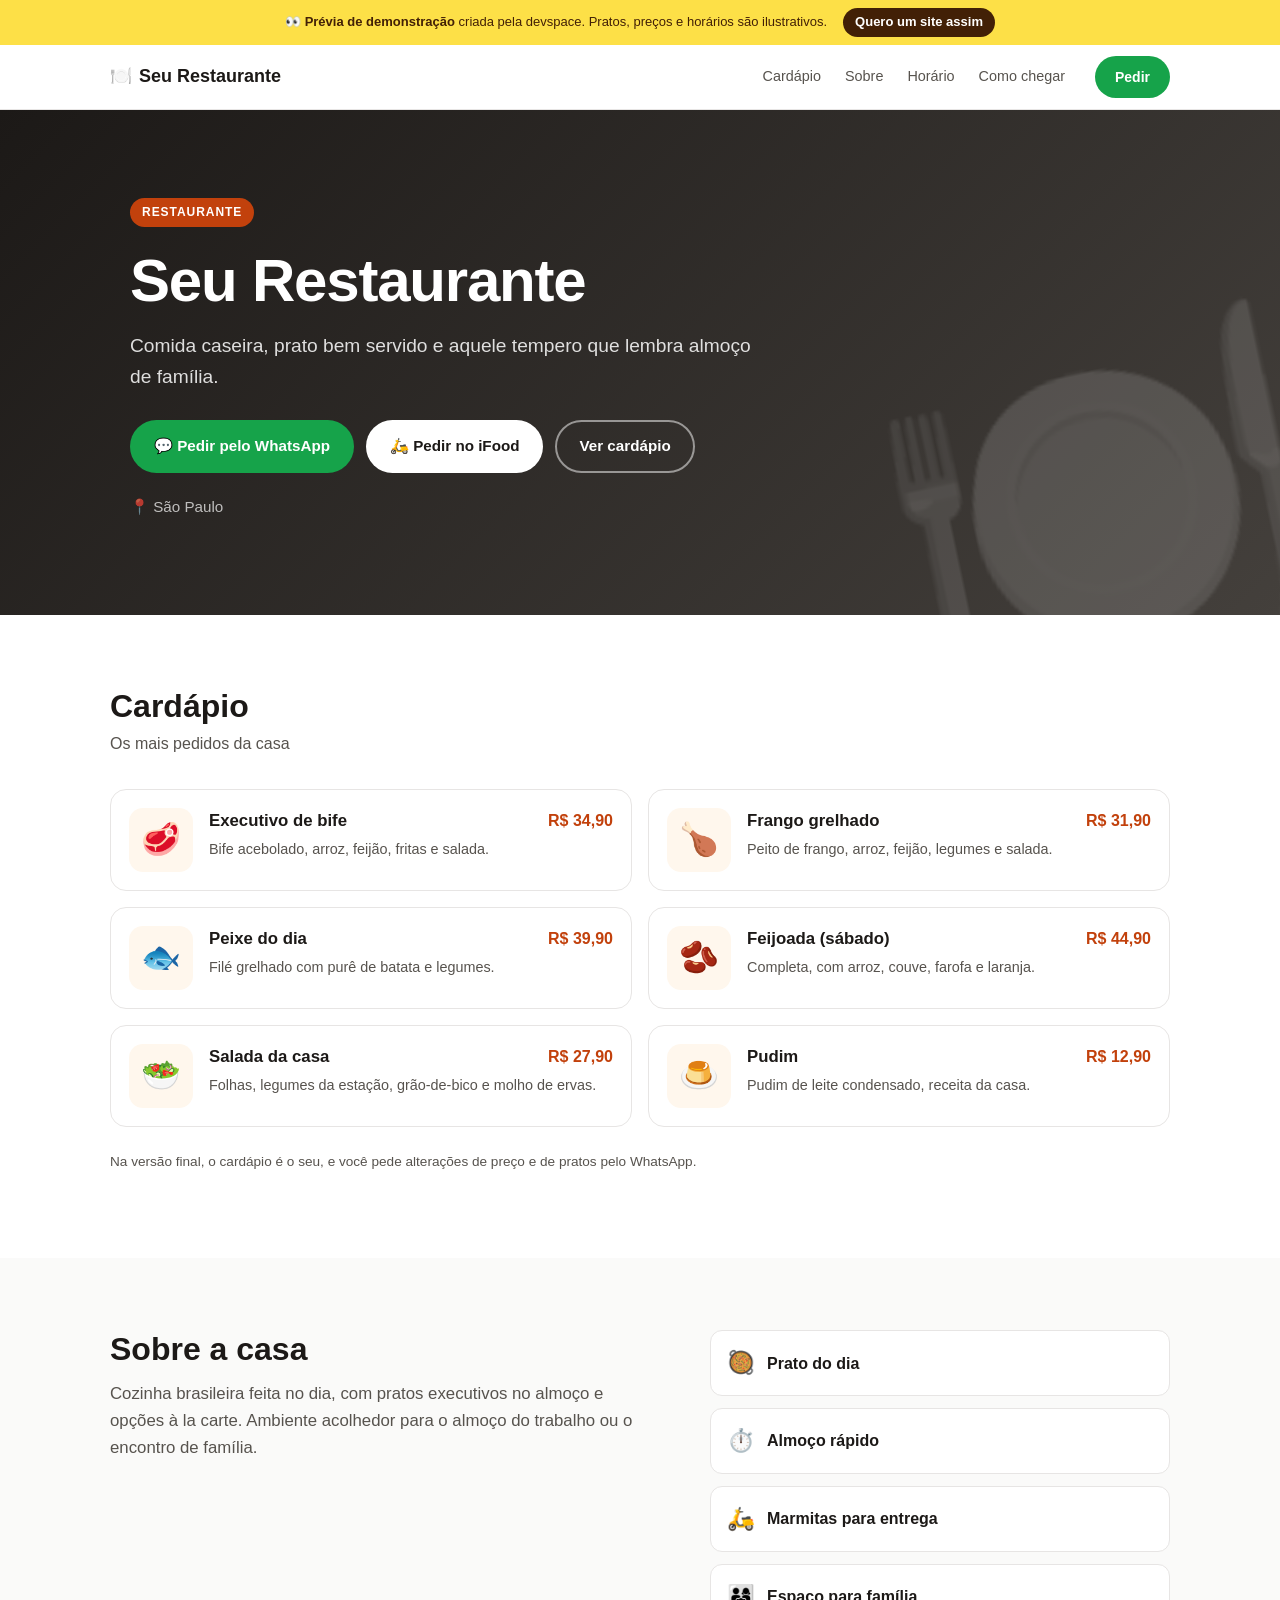
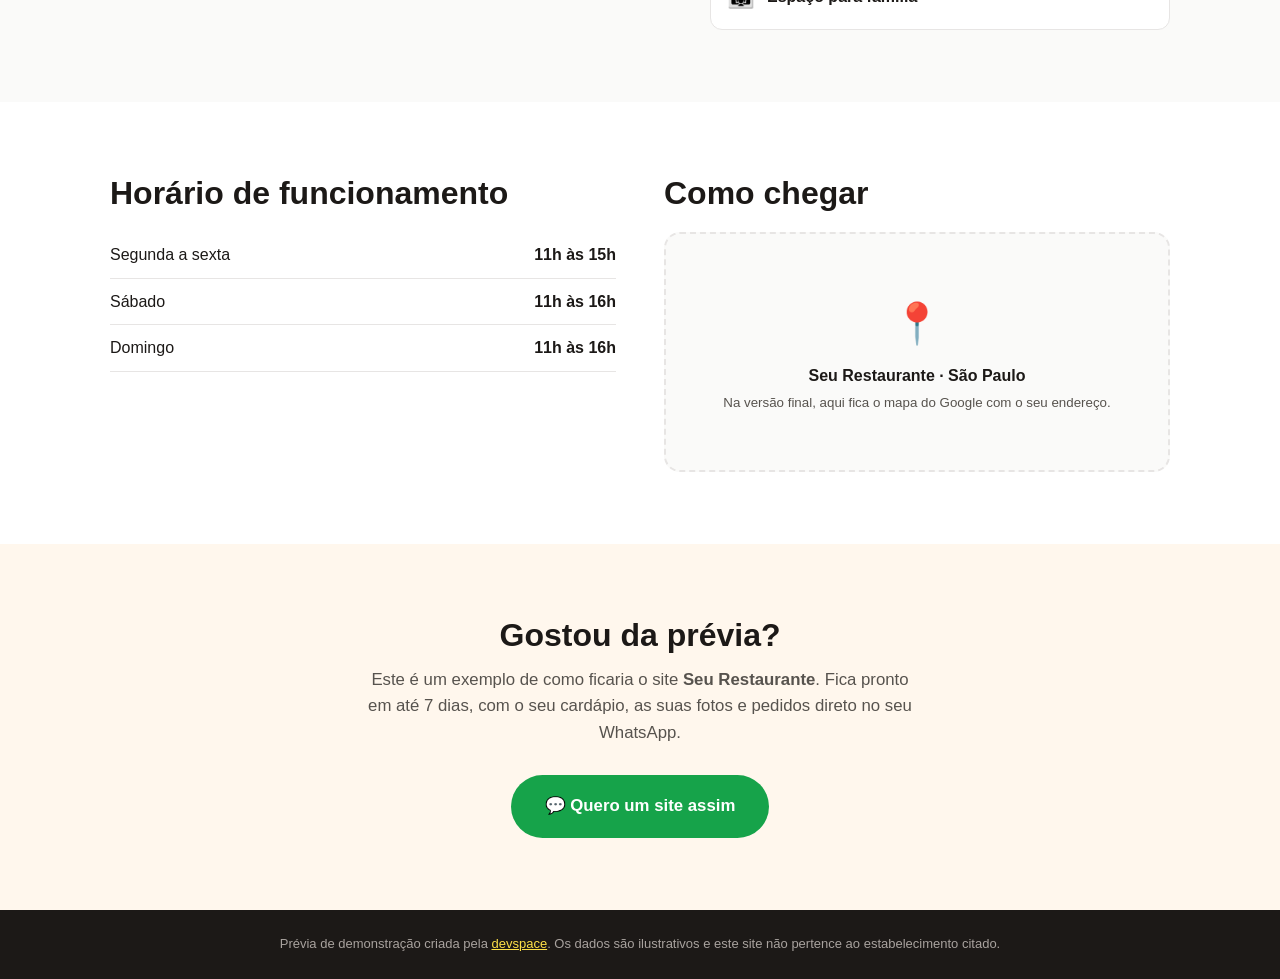
<file: modelos/restaurante/index.html>
<!DOCTYPE html>
<html lang="pt-BR">
<head>
  <meta charset="UTF-8">
  <meta name="viewport" content="width=device-width, initial-scale=1">
  <!-- Prévia de demonstração: não indexar (o nome do restaurante vem do link e o site não é dele) -->
  <meta name="robots" content="noindex, nofollow">
  <title>Prévia de site | devspace</title>
  <meta name="description" content="Prévia de demonstração de site para restaurantes, criada pela devspace.">
  <link rel="icon" href="data:image/svg+xml,<svg xmlns='http://www.w3.org/2000/svg' viewBox='0 0 100 100'><text y='.9em' font-size='90'>🍽️</text></svg>">
  <meta property="og:title" content="Prévia do seu site | devspace">
  <meta property="og:description" content="Veja como ficaria o site do seu restaurante: cardápio, horário, localização e pedidos pelo WhatsApp.">
  <meta property="og:type" content="website">
  <link rel="stylesheet" href="estilo.css">
</head>
<body>

<div class="demo-bar" role="note">
  <span>👀 <strong>Prévia de demonstração</strong> criada pela devspace. Pratos, preços e horários são ilustrativos.</span>
  <a class="demo-bar__cta" id="cta-topo" href="#" target="_blank" rel="noopener">Quero um site assim</a>
</div>

<header class="topo">
  <div class="container topo__inner">
    <a href="#inicio" class="marca"><span class="marca__emoji" data-tipo="emoji"></span> <span data-tipo="nome"></span></a>
    <nav class="menu" aria-label="Seções">
      <a href="#cardapio">Cardápio</a>
      <a href="#sobre">Sobre</a>
      <a href="#horario">Horário</a>
      <a href="#local">Como chegar</a>
    </nav>
    <button type="button" class="btn btn--pedido" data-demo="whatsapp">Pedir</button>
  </div>
</header>

<main>
  <section class="hero" id="inicio">
    <div class="container hero__inner">
      <p class="hero__tag" data-tipo="tag"></p>
      <h1 data-tipo="nome"></h1>
      <p class="hero__slogan" data-tipo="slogan"></p>
      <div class="hero__acoes">
        <button type="button" class="btn btn--pedido" data-demo="whatsapp">💬 Pedir pelo WhatsApp</button>
        <button type="button" class="btn btn--claro" data-demo="ifood">🛵 Pedir no iFood</button>
        <a class="btn btn--linha" href="#cardapio">Ver cardápio</a>
      </div>
      <p class="hero__local" data-tipo="local"></p>
    </div>
    <div class="hero__arte" aria-hidden="true" data-tipo="emoji"></div>
  </section>

  <section class="secao" id="cardapio">
    <div class="container">
      <h2>Cardápio</h2>
      <p class="secao__sub">Os mais pedidos da casa</p>
      <div class="cardapio" id="cardapio-lista"></div>
      <p class="nota">Na versão final, o cardápio é o seu, e você pede alterações de preço e de pratos pelo WhatsApp.</p>
    </div>
  </section>

  <section class="secao secao--alt" id="sobre">
    <div class="container sobre">
      <div>
        <h2>Sobre a casa</h2>
        <p data-tipo="sobre"></p>
      </div>
      <ul class="diferenciais" id="diferenciais"></ul>
    </div>
  </section>

  <section class="secao" id="horario">
    <div class="container duas-colunas">
      <div>
        <h2>Horário de funcionamento</h2>
        <table class="horario" id="horario-tabela"></table>
      </div>
      <div id="local">
        <h2>Como chegar</h2>
        <div class="mapa" role="img" aria-label="Espaço do mapa">
          <span>📍</span>
          <p data-tipo="local-mapa"></p>
          <small>Na versão final, aqui fica o mapa do Google com o seu endereço.</small>
        </div>
      </div>
    </div>
  </section>

  <section class="final">
    <div class="container">
      <h2>Gostou da prévia?</h2>
      <p>Este é um exemplo de como ficaria o site <strong data-tipo="nome"></strong>. Fica pronto em até 7 dias, com o seu cardápio, as suas fotos e pedidos direto no seu WhatsApp.</p>
      <a class="btn btn--grande" id="cta-final" href="#" target="_blank" rel="noopener">💬 Quero um site assim</a>
    </div>
  </section>
</main>

<footer class="rodape">
  <p>Prévia de demonstração criada pela <a href="/" target="_blank" rel="noopener">devspace</a>. Os dados são ilustrativos e este site não pertence ao estabelecimento citado.</p>
</footer>

<div class="aviso" id="aviso" role="status" hidden></div>

<script src="modelo.js"></script>
</body>
</html>
</file>
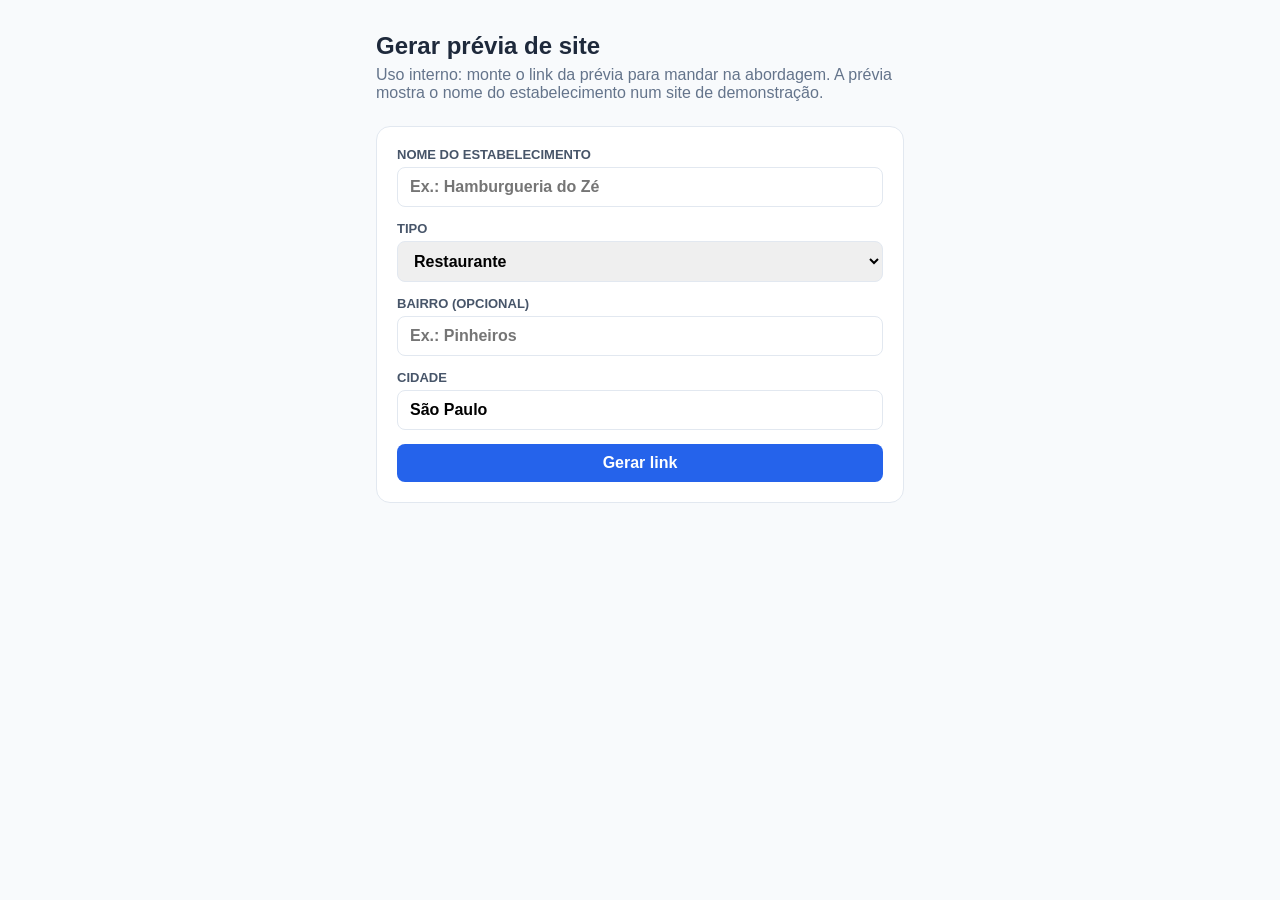
<file: modelos/restaurante/gerar.html>
<!DOCTYPE html>
<html lang="pt-BR">
<head>
  <meta charset="UTF-8">
  <meta name="viewport" content="width=device-width, initial-scale=1">
  <meta name="robots" content="noindex, nofollow">
  <title>Gerar prévia | devspace</title>
  <link rel="icon" href="data:image/svg+xml,<svg xmlns='http://www.w3.org/2000/svg' viewBox='0 0 100 100'><text y='.9em' font-size='90'>🔗</text></svg>">
  <style>
    *, *::before, *::after { box-sizing: border-box; }
    body { margin: 0; font-family: -apple-system, BlinkMacSystemFont, "Segoe UI", Roboto, Arial, sans-serif; background: #f8fafc; color: #1e293b; }
    main { max-width: 560px; margin: 0 auto; padding: 32px 16px; }
    h1 { font-size: 1.5rem; margin: 0 0 6px; }
    p.sub { color: #64748b; margin: 0 0 24px; }
    form { background: #fff; border: 1px solid #e2e8f0; border-radius: 14px; padding: 20px; display: grid; gap: 14px; }
    label { display: grid; gap: 5px; font-size: .8125rem; font-weight: 700; text-transform: uppercase; color: #475569; }
    input, select { font: inherit; font-size: 1rem; padding: 10px 12px; border: 1.5px solid #e2e8f0; border-radius: 8px; width: 100%; }
    input:focus, select:focus { outline: none; border-color: #2563eb; }
    .resultado { margin-top: 20px; background: #fff; border: 1px solid #e2e8f0; border-radius: 14px; padding: 20px; }
    .resultado[hidden] { display: none; }
    .link { word-break: break-all; font-family: ui-monospace, Consolas, monospace; font-size: .85rem; background: #f1f5f9; padding: 10px; border-radius: 8px; margin: 0 0 12px; }
    .acoes { display: flex; flex-wrap: wrap; gap: 10px; }
    button, .botao { font: inherit; font-weight: 700; padding: 10px 18px; border-radius: 8px; border: none; cursor: pointer; text-decoration: none; }
    .primario { background: #2563eb; color: #fff; }
    .secundario { background: #e2e8f0; color: #1e293b; }
    .ok { color: #16a34a; font-weight: 700; font-size: .9rem; }
  </style>
</head>
<body>
<main>
  <h1>Gerar prévia de site</h1>
  <p class="sub">Uso interno: monte o link da prévia para mandar na abordagem. A prévia mostra o nome do estabelecimento num site de demonstração.</p>

  <form id="form">
    <label>Nome do estabelecimento
      <input name="nome" maxlength="60" required placeholder="Ex.: Hamburgueria do Zé">
    </label>
    <label>Tipo
      <select name="tipo">
        <option value="hamburgueria">Hamburgueria</option>
        <option value="pizzaria">Pizzaria</option>
        <option value="restaurante" selected>Restaurante</option>
        <option value="cafeteria">Cafeteria</option>
      </select>
    </label>
    <label>Bairro (opcional)
      <input name="bairro" maxlength="40" placeholder="Ex.: Pinheiros">
    </label>
    <label>Cidade
      <input name="cidade" maxlength="40" value="São Paulo">
    </label>
    <button class="primario" type="submit">Gerar link</button>
  </form>

  <section class="resultado" id="resultado" hidden>
    <p class="link" id="link"></p>
    <div class="acoes">
      <button class="primario" type="button" id="copiar">Copiar link</button>
      <a class="botao secundario" id="abrir" href="#" target="_blank" rel="noopener">Abrir prévia</a>
      <span class="ok" id="copiado" hidden>Copiado!</span>
    </div>
  </section>
</main>

<script>
(function () {
  "use strict";
  var form = document.getElementById("form");
  var base = new URL("./", window.location.href).href;
  form.addEventListener("submit", function (e) {
    e.preventDefault();
    var p = new URLSearchParams();
    ["nome", "tipo", "bairro", "cidade"].forEach(function (campo) {
      var v = form.elements[campo].value.replace(/\s+/g, " ").trim();
      if (v && !(campo === "cidade" && v === "São Paulo")) p.set(campo, v);
    });
    var link = base + "?" + p.toString();
    document.getElementById("link").textContent = link;
    document.getElementById("abrir").href = link;
    document.getElementById("copiado").hidden = true;
    document.getElementById("resultado").hidden = false;
  });
  document.getElementById("copiar").addEventListener("click", function () {
    var texto = document.getElementById("link").textContent;
    var ok = function () { document.getElementById("copiado").hidden = false; };
    if (navigator.clipboard) {
      navigator.clipboard.writeText(texto).then(ok, function () { window.prompt("Copie o link:", texto); });
    } else {
      window.prompt("Copie o link:", texto);
    }
  });
})();
</script>
</body>
</html>
</file>
<file: assets/css/site.css>
/* devspace — estilos comuns do site estático.
   Convertido do tema WordPress astra-child (devspace/painel-clientes). */

/* ── Base (antes vinha do tema pai Astra) ─────────────── */
*, *::before, *::after { box-sizing: border-box; }
html { -webkit-text-size-adjust: 100%; }
body {
    margin: 0;
    font-family: -apple-system, BlinkMacSystemFont, "Segoe UI", Roboto, "Helvetica Neue", Arial, sans-serif;
    font-size: 1rem;
    line-height: 1.6;
    color: #1e293b;
    background: #ffffff;
}
h1, h2, h3, h4 { margin: 0; line-height: 1.3; color: inherit; }
p { margin: 0 0 1em; }
img { max-width: 100%; height: auto; }
mark { background: transparent; color: inherit; }

/* Seções em largura total com conteúdo limitado a 1200px (layout "constrained" do WordPress) */
.wp-block-group.alignfull { padding-left: 24px; padding-right: 24px; }
.wp-block-group.alignfull > * { max-width: 1200px; margin-left: auto; margin-right: auto; }
.has-text-align-center { text-align: center; }

/* Colunas da página de contato */
.wp-block-columns { display: flex; gap: 56px; align-items: flex-start; }
.wp-block-column { min-width: 0; }
@media (max-width: 781px) {
    .wp-block-columns { flex-direction: column; gap: 32px; }
    .wp-block-column { flex-basis: 100% !important; width: 100%; }
}

/* Páginas legais e textos longos */
.dv-prose { max-width: 780px; }
.dv-prose h2 { font-size: 1.25rem; margin: 32px 0 12px; }

/* ── Cabeçalho e modo escuro (assets/css/header.css do tema, sem alterações) ── */
/* ── CSS Variables ─────────────────────────────────────── */
:root {
    --gps-primary:       #2563eb;
    --gps-primary-hover: #1d4ed8;
    --gps-text:          #1e293b;
    --gps-muted:         #64748b;
    --gps-bg:            #ffffff;
    --gps-border:        #e2e8f0;
    --gps-header-h:      72px;
    --gps-radius:        8px;
    --gps-shadow:        0 1px 3px 0 rgb(0 0 0 / .1), 0 1px 2px -1px rgb(0 0 0 / .1);
    --gps-shadow-lg:     0 10px 15px -3px rgb(0 0 0 / .1), 0 4px 6px -4px rgb(0 0 0 / .1);
}

/* ── Skip link ─────────────────────────────────────────── */
.skip-link.screen-reader-text {
    clip: rect(1px, 1px, 1px, 1px);
    position: absolute;
    height: 1px; width: 1px;
    overflow: hidden;
}
.skip-link.screen-reader-text:focus {
    clip: auto;
    display: block;
    height: auto; width: auto;
    background: var(--gps-primary);
    color: #fff;
    font-size: .875rem;
    padding: 8px 16px;
    position: fixed;
    top: 8px; left: 8px;
    z-index: 9999;
    border-radius: var(--gps-radius);
}

/* ── Header Base ───────────────────────────────────────── */
.gps-header {
    position: sticky;
    top: 0;
    z-index: 1000;
    background: var(--gps-bg);
    border-bottom: 1px solid var(--gps-border);
    transition: box-shadow .2s ease;
}
.gps-header.scrolled {
    box-shadow: var(--gps-shadow-lg);
}
.gps-header__inner {
    max-width: 1200px;
    margin: 0 auto;
    padding: 0 24px;
    height: var(--gps-header-h);
    display: flex;
    align-items: center;
    gap: 32px;
}

/* ── Logo ──────────────────────────────────────────────── */
.gps-header__logo a {
    display: flex;
    align-items: center;
    text-decoration: none;
    flex-shrink: 0;
}
.gps-header__logo img {
    height: 38px;
    width: auto;
}
.gps-header__site-name {
    font-size: 1.25rem;
    font-weight: 700;
    color: var(--gps-text);
    letter-spacing: -.025em;
    white-space: nowrap;
}

/* ── Navigation ────────────────────────────────────────── */
.gps-header__nav {
    flex: 1;
}
.gps-menu {
    list-style: none;
    margin: 0;
    padding: 0;
    display: flex;
    align-items: center;
    gap: 2px;
}
.gps-menu li {
    position: relative;
}
.gps-menu li a {
    display: block;
    padding: 8px 14px;
    color: var(--gps-muted);
    text-decoration: none;
    font-size: .9rem;
    font-weight: 500;
    border-radius: var(--gps-radius);
    transition: color .15s, background .15s;
    white-space: nowrap;
}
.gps-menu li a:hover,
.gps-menu li.current-menu-item > a,
.gps-menu li.current-page-ancestor > a {
    color: var(--gps-text);
    background: #f1f5f9;
}

/* ── Actions ───────────────────────────────────────────── */
.gps-header__actions {
    display: flex;
    align-items: center;
    gap: 10px;
    flex-shrink: 0;
}

/* ── Buttons ───────────────────────────────────────────── */
.gps-btn {
    display: inline-flex;
    align-items: center;
    gap: 6px;
    padding: 9px 18px;
    font-size: .875rem;
    font-weight: 600;
    border-radius: var(--gps-radius);
    text-decoration: none;
    cursor: pointer;
    border: none;
    line-height: 1;
    transition: background .15s, color .15s, border-color .15s;
    white-space: nowrap;
    font-family: inherit;
}
.gps-btn--ghost {
    background: transparent;
    color: var(--gps-muted);
    border: 1.5px solid var(--gps-border);
}
.gps-btn--ghost:hover {
    color: var(--gps-text);
    background: #f8fafc;
    border-color: #cbd5e1;
}
.gps-btn--primary {
    background: var(--gps-primary);
    color: #fff !important;
}
.gps-btn--primary:hover {
    background: var(--gps-primary-hover);
}

/* ── Dropdown ──────────────────────────────────────────── */
.gps-dropdown {
    position: relative;
}
.gps-dropdown__toggle {
    display: inline-flex;
    align-items: center;
    gap: 6px;
}
.gps-dropdown__toggle svg:last-child {
    transition: transform .2s ease;
    flex-shrink: 0;
}
.gps-dropdown.open .gps-dropdown__toggle svg:last-child {
    transform: rotate(180deg);
}
.gps-dropdown__menu {
    position: absolute;
    top: calc(100% + 8px);
    right: 0;
    min-width: 210px;
    background: var(--gps-bg);
    border: 1px solid var(--gps-border);
    border-radius: var(--gps-radius);
    box-shadow: var(--gps-shadow-lg);
    list-style: none;
    margin: 0;
    padding: 6px;
    opacity: 0;
    pointer-events: none;
    transform: translateY(-6px);
    transition: opacity .15s ease, transform .15s ease;
    z-index: 100;
}
.gps-dropdown.open .gps-dropdown__menu {
    opacity: 1;
    pointer-events: auto;
    transform: translateY(0);
}
.gps-dropdown__menu li a {
    display: flex;
    align-items: center;
    gap: 10px;
    padding: 10px 14px;
    color: var(--gps-text);
    text-decoration: none;
    font-size: .875rem;
    font-weight: 500;
    border-radius: calc(var(--gps-radius) - 2px);
    transition: background .12s;
}
.gps-dropdown__menu li a:hover {
    background: #f1f5f9;
}
.gps-dropdown__menu li + li {
    margin-top: 2px;
}

/* ── Hamburger ─────────────────────────────────────────── */
.gps-header__hamburger {
    display: none;
    flex-direction: column;
    justify-content: center;
    align-items: center;
    gap: 5px;
    width: 40px;
    height: 40px;
    background: transparent;
    border: 1.5px solid var(--gps-border);
    border-radius: var(--gps-radius);
    cursor: pointer;
    padding: 0;
    flex-shrink: 0;
}
.gps-header__hamburger span {
    display: block;
    width: 18px;
    height: 2px;
    background: var(--gps-text);
    border-radius: 2px;
    transition: transform .2s ease, opacity .2s ease;
}
.gps-header__hamburger.open span:nth-child(1) {
    transform: translateY(7px) rotate(45deg);
}
.gps-header__hamburger.open span:nth-child(2) {
    opacity: 0;
}
.gps-header__hamburger.open span:nth-child(3) {
    transform: translateY(-7px) rotate(-45deg);
}

/* ── Mobile ────────────────────────────────────────────── */
@media (max-width: 900px) {
    .gps-header__nav {
        display: none;
        position: absolute;
        top: var(--gps-header-h);
        left: 0;
        right: 0;
        background: var(--gps-bg);
        border-bottom: 1px solid var(--gps-border);
        padding: 12px 24px 20px;
        box-shadow: var(--gps-shadow-lg);
    }
    .gps-header__nav.open {
        display: block;
    }
    .gps-header {
        position: relative;
    }
    .gps-menu {
        flex-direction: column;
        align-items: flex-start;
        gap: 2px;
    }
    .gps-menu li a {
        width: 100%;
        font-size: .95rem;
    }
    .gps-header__hamburger {
        display: flex;
    }
    .gps-header__actions .gps-btn--ghost {
        display: none;
    }
    .gps-dropdown__menu {
        right: auto;
        left: 0;
    }
}

/* ── Utility: reset list inside WP nav ────────────────── */
.gps-menu ul {
    list-style: none;
    margin: 0;
    padding: 0;
}

/* ── CSS-only dropdown (hover + focus-within) ──────────── */
@media (hover: hover) {
    .gps-dropdown:hover .gps-dropdown__menu {
        opacity: 1;
        pointer-events: auto;
        transform: translateY(0);
    }
}
.gps-dropdown:focus-within .gps-dropdown__menu {
    opacity: 1;
    pointer-events: auto;
    transform: translateY(0);
}

/* ── Theme Toggle Button ───────────────────────────────── */
.gps-theme-toggle {
    display: inline-flex;
    align-items: center;
    justify-content: center;
    width: 38px;
    height: 38px;
    background: transparent;
    border: 1.5px solid var(--gps-border);
    border-radius: var(--gps-radius);
    color: var(--gps-muted);
    cursor: pointer;
    padding: 0;
    flex-shrink: 0;
    transition: color .15s, background .15s, border-color .15s;
}
.gps-theme-toggle:hover {
    color: var(--gps-text);
    background: #f8fafc;
    border-color: #cbd5e1;
}
.gps-theme-toggle .icon-sun { display: none; }
html[data-theme="dark"] .gps-theme-toggle .icon-moon { display: none; }
html[data-theme="dark"] .gps-theme-toggle .icon-sun  { display: block; }

/* ── Dark Mode Variables ───────────────────────────────── */
html[data-theme="dark"] {
    --gps-primary:       #60a5fa;
    --gps-primary-hover: #3b82f6;
    --gps-text:          #e2e8f0;
    --gps-muted:         #94a3b8;
    --gps-bg:            #06091a;
    --gps-border:        #1a2d46;
    --gps-shadow:        0 1px 3px 0 rgb(0 0 0 / .6), 0 1px 2px -1px rgb(0 0 0 / .6);
    --gps-shadow-lg:     0 10px 15px -3px rgb(0 0 0 / .7), 0 4px 6px -4px rgb(0 0 0 / .6);
}

/* ── Dark Mode: body & page ────────────────────────────── */
body {
    transition: background-color .25s ease, color .25s ease;
}
html[data-theme="dark"] body {
    background-color: #06091a;
    background-image: radial-gradient(ellipse at top, #0d1829 0%, #06091a 60%);
    color: #e2e8f0;
}

/* ── Dark Mode: hardcoded color overrides ──────────────── */
html[data-theme="dark"] .gps-menu li a:hover,
html[data-theme="dark"] .gps-menu li.current-menu-item > a,
html[data-theme="dark"] .gps-menu li.current-page-ancestor > a {
    background: #0d1829;
}
html[data-theme="dark"] .gps-btn--ghost:hover {
    background: #0d1829;
    border-color: #1a2d46;
}
html[data-theme="dark"] .gps-dropdown__menu li a:hover {
    background: #0d1829;
}
html[data-theme="dark"] .gps-theme-toggle:hover {
    background: #0d1829;
    border-color: #1a2d46;
}
html[data-theme="dark"] .gps-header__hamburger span {
    background: var(--gps-text);
}

/* ─── DARK MODE: Site-wide overrides ──────────────────────── */

/* Astra / WordPress containers */
html[data-theme="dark"] .site,
html[data-theme="dark"] #page,
html[data-theme="dark"] #primary,
html[data-theme="dark"] .site-content,
html[data-theme="dark"] .entry-content,
html[data-theme="dark"] .ast-container,
html[data-theme="dark"] .wp-block-column,
html[data-theme="dark"] .wp-block-columns {
    background-color: transparent;
    color: inherit;
}

/* Section backgrounds via inline styles */
html[data-theme="dark"] [style*="background-color:#ffffff"],
html[data-theme="dark"] [style*="background-color: #ffffff"] {
    background-color: #0d1829 !important;
}
html[data-theme="dark"] [style*="background-color:#f8fafc"],
html[data-theme="dark"] [style*="background-color: #f8fafc"],
html[data-theme="dark"] [style*="background-color:#f1f5f9"],
html[data-theme="dark"] [style*="background-color: #f1f5f9"] {
    background-color: #06091a !important;
}

/* Inline text: dark shades → light */
html[data-theme="dark"] [style*="color:#1e293b"],
html[data-theme="dark"] [style*="color: #1e293b"],
html[data-theme="dark"] [style*="color:#0f172a"],
html[data-theme="dark"] [style*="color: #0f172a"] {
    color: #e2e8f0 !important;
}
html[data-theme="dark"] [style*="color:#64748b"],
html[data-theme="dark"] [style*="color: #64748b"],
html[data-theme="dark"] [style*="color:#475569"],
html[data-theme="dark"] [style*="color: #475569"],
html[data-theme="dark"] [style*="color:#374151"],
html[data-theme="dark"] [style*="color: #374151"] {
    color: #94a3b8 !important;
}

/* Headings without inline color */
html[data-theme="dark"] .wp-block-heading:not([style*="color:"]) {
    color: #e2e8f0;
}

/* ── Eyebrow labels ── */
html[data-theme="dark"] .dv-eyebrow { color: #60a5fa; }

/* ── Cards: serviços home ── */
html[data-theme="dark"] .dv-svc-card {
    background-color: #0d1829;
    border-color: #1a2d46;
    box-shadow: 0 4px 16px 0 rgb(0 0 0 / .45);
}
html[data-theme="dark"] .dv-svc-card::after {
    background: linear-gradient(90deg, #3b82f6, #818cf8);
}
html[data-theme="dark"] .dv-svc-card h3 { color: #e2e8f0; }
html[data-theme="dark"] .dv-svc-card p  { color: #94a3b8; }
html[data-theme="dark"] .dv-svc-card a  { color: #60a5fa; }
html[data-theme="dark"] .dv-svc-ico     { color: #60a5fa; }
html[data-theme="dark"] .dv-svc-n       { color: #1e3050; }

/* ── Cards: diferenciais ── */
html[data-theme="dark"] .dv-diff-item {
    background-color: #0d1829;
    border-color: #1a2d46;
    box-shadow: 0 4px 16px 0 rgb(0 0 0 / .45);
}
html[data-theme="dark"] .dv-diff-item strong { color: #e2e8f0; }
html[data-theme="dark"] .dv-diff-item p      { color: #94a3b8; }

/* ── Cards: portfólio (home + página) ── */
html[data-theme="dark"] .dv-port-card,
html[data-theme="dark"] .dv-pf-card {
    background-color: #0d1829;
    border-color: #1a2d46;
    box-shadow: 0 4px 16px 0 rgb(0 0 0 / .45);
}
html[data-theme="dark"] .dv-port-info h4,
html[data-theme="dark"] .dv-pf-body h3  { color: #e2e8f0; }
html[data-theme="dark"] .dv-port-info p,
html[data-theme="dark"] .dv-pf-body p   { color: #94a3b8; }
html[data-theme="dark"] .dv-port-techs span,
html[data-theme="dark"] .dv-pf-techs span {
    color: #94a3b8;
    background-color: #06091a;
    border-color: #1a2d46;
}

/* ── Filtros de portfólio ── */
html[data-theme="dark"] .dv-filter {
    background-color: #0d1829;
    border-color: #1a2d46;
    color: #94a3b8;
}
html[data-theme="dark"] .dv-filter.active {
    background-color: #3b82f6;
    border-color: #3b82f6;
    color: #fff;
}
html[data-theme="dark"] .dv-filter:hover:not(.active) {
    border-color: #60a5fa;
    color: #60a5fa;
}

/* ── Página de Serviços ── */
html[data-theme="dark"] .dv-svc-content h2  { color: #e2e8f0; }
html[data-theme="dark"] .dv-svc-content > p { color: #94a3b8; }
html[data-theme="dark"] .dv-feature-list li { color: #cbd5e1; }
html[data-theme="dark"] .dv-for-whom {
    background-color: #0d1829;
}
html[data-theme="dark"] .dv-for-whom strong { color: #e2e8f0; }
html[data-theme="dark"] .dv-for-whom p      { color: #94a3b8; }
html[data-theme="dark"] .dv-svc-badge {
    background-color: #061428;
    color: #60a5fa;
}
html[data-theme="dark"] .dv-visual-site { background: linear-gradient(135deg,#0e2546,#102f8a); }
html[data-theme="dark"] .dv-visual-app  { background: linear-gradient(135deg,#031809,#062e15); }
html[data-theme="dark"] .dv-visual-sys  { background: linear-gradient(135deg,#160535,#280a52); }

/* ── Botão "Ver todos" portfólio ── */
html[data-theme="dark"] .dv-port-more-btn {
    border-color: #60a5fa;
    color: #60a5fa !important;
}
html[data-theme="dark"] .dv-port-more-btn:hover {
    background: #3b82f6;
    border-color: #3b82f6;
    color: #fff !important;
}

/* ── Contato: channel cards ── */
html[data-theme="dark"] .gps-ch-card {
    background-color: #0d1829;
    border-color: #1a2d46;
    box-shadow: 0 4px 16px 0 rgb(0 0 0 / .45);
}
html[data-theme="dark"] .gps-ch-body strong { color: #e2e8f0; }

/* ── Formulário de contato ── */
html[data-theme="dark"] .gps-form__group label {
    color: #94a3b8;
}
html[data-theme="dark"] .gps-form__group input,
html[data-theme="dark"] .gps-form__group select,
html[data-theme="dark"] .gps-form__group textarea {
    background-color: #0d1829;
    color: #e2e8f0;
    border-color: #1a2d46;
}
html[data-theme="dark"] .gps-form__group input::placeholder,
html[data-theme="dark"] .gps-form__group textarea::placeholder {
    color: #3d5a7a;
}
html[data-theme="dark"] .gps-form__group input:focus,
html[data-theme="dark"] .gps-form__group select:focus,
html[data-theme="dark"] .gps-form__group textarea:focus {
    border-color: #60a5fa;
    box-shadow: 0 0 0 3px rgba(96,165,250,.2);
}
html[data-theme="dark"] .gps-form__feedback.success {
    background-color: #021a0c;
    border-color: #0d4d22;
}
html[data-theme="dark"] .gps-form__feedback.error {
    background-color: #200808;
    border-color: #6b1010;
}

/* ── Rodapé (footer.php) ───────────────────────────────── */
.dv-footer { background: #0f172a; border-top: 1px solid #1e293b; padding: 20px 24px; text-align: center; }
.dv-footer__inner { max-width: 1200px; margin: 0 auto; }
.dv-footer__copy { font-size: .8125rem; color: #64748b; margin: 0; line-height: 1.5; }
.dv-footer__copy strong { color: #94a3b8; }
.dv-footer__copy a { color: #60a5fa; text-decoration: none; }
.dv-footer__copy a:hover { text-decoration: underline; }

/* ── Formulário de contato (contact-shortcode.php) ─────── */
.gps-form-wrap { font-family: inherit; }
.gps-form__group { display: flex; flex-direction: column; gap: 5px; margin-bottom: 16px; }
.gps-form__group label { font-size: .8125rem; font-weight: 600; color: #374151; letter-spacing: .01em; text-transform: uppercase; }
.gps-form__group input,
.gps-form__group select,
.gps-form__group textarea {
    padding: 11px 14px;
    border: 1.5px solid #e2e8f0;
    border-radius: 8px;
    font-size: .9375rem;
    color: #1e293b;
    font-family: inherit;
    background: #fff;
    transition: border-color .15s, box-shadow .15s;
    outline: none;
    width: 100%;
}
.gps-form__group input:focus,
.gps-form__group select:focus,
.gps-form__group textarea:focus { border-color: #2563eb; box-shadow: 0 0 0 3px rgba(37,99,235,.12); }
.gps-form__group textarea { resize: vertical; min-height: 120px; }
.gps-form__group select { appearance: none; background-image: url("data:image/svg+xml,%3Csvg xmlns='http://www.w3.org/2000/svg' width='12' height='12' fill='%2364748b' viewBox='0 0 16 16'%3E%3Cpath d='M7.247 11.14 2.451 5.658C1.885 5.013 2.345 4 3.204 4h9.592a1 1 0 0 1 .753 1.659l-4.796 5.48a1 1 0 0 1-1.506 0z'/%3E%3C/svg%3E"); background-repeat: no-repeat; background-position: right 14px center; padding-right: 36px; cursor: pointer; }
.gps-btn--block { width: 100%; padding: 13px; font-size: 1rem; justify-content: center; }
.gps-form__feedback { padding: 12px 16px; border-radius: 8px; font-size: .9rem; font-weight: 500; margin-bottom: 14px; }
.gps-form__feedback.success { background: #f0fdf4; color: #16a34a; border: 1px solid #bbf7d0; }
.gps-form__feedback.error { background: #fef2f2; color: #dc2626; border: 1px solid #fecaca; }
.gps-form__privacy { font-size: .75rem; color: #94a3b8; text-align: center; margin: 10px 0 0; }

/* ── Banner de cookies (cookie-banner.php) ─────────────── */
.dv-cookie-banner {
    position: fixed; bottom: 0; left: 0; right: 0; z-index: 9999;
    display: flex; align-items: center; justify-content: space-between; flex-wrap: wrap; gap: 12px;
    padding: 14px 24px;
    background: #1e293b;
    border-top: 1px solid #334155;
    font-family: inherit;
    box-shadow: 0 -4px 20px rgba(0,0,0,.25);
    animation: dvCookieSlide .3s ease;
}
@keyframes dvCookieSlide { from { transform: translateY(100%); } to { transform: translateY(0); } }
.dv-cookie-banner[hidden] { display: none !important; }
.dv-cookie-banner__text { font-size: .875rem; color: #cbd5e1; margin: 0; line-height: 1.55; }
.dv-cookie-banner__btn {
    flex-shrink: 0; padding: 9px 22px; background: #2563eb; color: #fff;
    border: none; border-radius: 8px; font-size: .875rem; font-weight: 600;
    cursor: pointer; font-family: inherit; transition: background .15s;
}
.dv-cookie-banner__btn:hover { background: #1d4ed8; }
.gps-form__fallback { margin-top: 10px; }
.gps-form__fallback[hidden] { display: none; }
</file>
<file: modelos/restaurante/estilo.css>
/* Modelo de site para restaurantes — prévia de demonstração da devspace.
   As cores vêm do tipo de estabelecimento (body[data-tema]). */

:root {
  --cor: #c2410c;
  --cor-escura: #9a3412;
  --cor-clara: #fff7ed;
  --hero-de: #1c1917;
  --hero-ate: #44403c;
  --texto: #1c1917;
  --suave: #57534e;
  --borda: #e7e5e4;
  --fundo: #ffffff;
  --fundo-alt: #fafaf9;
}
body[data-tema="hamburgueria"] { --cor: #dc2626; --cor-escura: #b91c1c; --cor-clara: #fef2f2; --hero-de: #1f0a0a; --hero-ate: #4a1515; }
body[data-tema="pizzaria"]     { --cor: #15803d; --cor-escura: #166534; --cor-clara: #f0fdf4; --hero-de: #052e16; --hero-ate: #3f1d0b; }
body[data-tema="restaurante"]  { --cor: #c2410c; --cor-escura: #9a3412; --cor-clara: #fff7ed; --hero-de: #1c1917; --hero-ate: #44403c; }
body[data-tema="cafeteria"]    { --cor: #92400e; --cor-escura: #78350f; --cor-clara: #fffbeb; --hero-de: #27150a; --hero-ate: #57361f; }

*, *::before, *::after { box-sizing: border-box; }
html { scroll-behavior: smooth; scroll-padding-top: 110px; }
body {
  margin: 0;
  font-family: -apple-system, BlinkMacSystemFont, "Segoe UI", Roboto, "Helvetica Neue", Arial, sans-serif;
  color: var(--texto);
  background: var(--fundo);
  line-height: 1.6;
}
h1, h2, h3 { margin: 0; line-height: 1.2; }
p { margin: 0 0 1em; }
.container { max-width: 1100px; margin: 0 auto; padding: 0 20px; }

/* Faixa de demonstração (sempre visível) */
.demo-bar {
  position: sticky; top: 0; z-index: 50;
  display: flex; align-items: center; justify-content: center; flex-wrap: wrap; gap: 8px 16px;
  padding: 8px 16px;
  background: #fde047; color: #422006;
  font-size: .8125rem; text-align: center;
}
.demo-bar__cta {
  background: #422006; color: #fff; text-decoration: none; font-weight: 700;
  padding: 4px 12px; border-radius: 999px; white-space: nowrap;
}

/* Topo */
.topo { position: sticky; top: 36px; z-index: 40; background: rgba(255,255,255,.95); backdrop-filter: blur(6px); border-bottom: 1px solid var(--borda); }
.topo__inner { display: flex; align-items: center; gap: 20px; height: 64px; }
.marca { font-weight: 800; font-size: 1.125rem; color: var(--texto); text-decoration: none; white-space: nowrap; overflow: hidden; text-overflow: ellipsis; }
.marca__emoji { margin-right: 2px; }
.menu { display: flex; gap: 4px; margin-left: auto; }
.menu a { color: var(--suave); text-decoration: none; font-size: .9rem; font-weight: 500; padding: 6px 10px; border-radius: 8px; }
.menu a:hover { background: var(--cor-clara); color: var(--cor-escura); }
@media (max-width: 720px) { .menu { display: none; } .topo .btn--pedido { margin-left: auto; } }

/* Botões */
.btn {
  display: inline-flex; align-items: center; justify-content: center; gap: 6px;
  padding: 12px 22px; border-radius: 999px; border: 2px solid transparent;
  font: inherit; font-weight: 700; font-size: .95rem; text-decoration: none; cursor: pointer;
  transition: transform .15s, background .15s;
}
.btn:hover { transform: translateY(-1px); }
.btn--pedido { background: #16a34a; color: #fff; }
.btn--pedido:hover { background: #15803d; }
.topo .btn--pedido { padding: 8px 18px; font-size: .875rem; }
.btn--claro { background: #fff; color: var(--texto); }
.btn--linha { background: transparent; color: #fff; border-color: rgba(255,255,255,.5); }
.btn--grande { background: #16a34a; color: #fff; padding: 16px 32px; font-size: 1.05rem; }

/* Hero */
.hero {
  position: relative; overflow: hidden;
  background: linear-gradient(135deg, var(--hero-de), var(--hero-ate));
  color: #fff; padding: 88px 0 96px;
}
.hero__inner { position: relative; z-index: 1; max-width: 680px; margin-left: max(20px, calc((100% - 1100px) / 2 + 20px)); }
.hero__tag {
  display: inline-block; background: var(--cor); color: #fff;
  font-size: .75rem; font-weight: 800; letter-spacing: .08em; text-transform: uppercase;
  padding: 5px 12px; border-radius: 999px; margin-bottom: 18px;
}
.hero h1 { font-size: clamp(2.2rem, 6vw, 3.75rem); font-weight: 900; letter-spacing: -.02em; margin-bottom: 14px; overflow-wrap: anywhere; }
.hero__slogan { font-size: 1.2rem; color: rgba(255,255,255,.85); margin-bottom: 28px; }
.hero__acoes { display: flex; flex-wrap: wrap; gap: 12px; margin-bottom: 22px; }
.hero__local { color: rgba(255,255,255,.7); font-size: .95rem; margin: 0; }
.hero__arte {
  position: absolute; right: -40px; bottom: -60px; font-size: 22rem; line-height: 1;
  opacity: .14; transform: rotate(-12deg); pointer-events: none; user-select: none;
}
@media (max-width: 720px) { .hero { padding: 56px 0 64px; } .hero__arte { font-size: 13rem; right: -30px; bottom: -30px; } }

/* Seções */
.secao { padding: 72px 0; }
.secao--alt { background: var(--fundo-alt); }
.secao h2 { font-size: 2rem; font-weight: 800; margin-bottom: 6px; }
.secao__sub { color: var(--suave); margin-bottom: 32px; }
.nota { margin-top: 24px; font-size: .85rem; color: var(--suave); }

/* Cardápio */
.cardapio { display: grid; grid-template-columns: repeat(2, 1fr); gap: 16px; }
@media (max-width: 720px) { .cardapio { grid-template-columns: 1fr; } }
.prato {
  display: flex; gap: 16px; align-items: flex-start;
  padding: 18px; border: 1px solid var(--borda); border-radius: 16px; background: #fff;
}
.prato__emoji {
  flex-shrink: 0; width: 64px; height: 64px; border-radius: 14px;
  display: flex; align-items: center; justify-content: center; font-size: 2rem;
  background: var(--cor-clara);
}
.prato__info { flex: 1; min-width: 0; }
.prato__topo { display: flex; justify-content: space-between; gap: 12px; align-items: baseline; }
.prato h3 { font-size: 1.05rem; font-weight: 700; }
.prato__preco { font-weight: 800; color: var(--cor); white-space: nowrap; }
.prato p { font-size: .9rem; color: var(--suave); margin: 4px 0 0; }

/* Sobre */
.sobre { display: grid; grid-template-columns: 1.2fr 1fr; gap: 48px; align-items: start; }
@media (max-width: 720px) { .sobre { grid-template-columns: 1fr; gap: 24px; } }
.sobre p { color: var(--suave); font-size: 1.05rem; margin-top: 12px; }
.diferenciais { list-style: none; margin: 0; padding: 0; display: grid; gap: 12px; }
.diferenciais li {
  display: flex; gap: 12px; align-items: center;
  padding: 14px 16px; background: #fff; border: 1px solid var(--borda); border-radius: 12px; font-weight: 600;
}
.diferenciais li span { font-size: 1.4rem; }

/* Horário e mapa */
.duas-colunas { display: grid; grid-template-columns: 1fr 1fr; gap: 48px; }
@media (max-width: 720px) { .duas-colunas { grid-template-columns: 1fr; gap: 40px; } }
.duas-colunas h2 { margin-bottom: 20px; }
.horario { width: 100%; border-collapse: collapse; }
.horario td { padding: 10px 0; border-bottom: 1px solid var(--borda); }
.horario td:last-child { text-align: right; font-weight: 600; }
.mapa {
  height: 240px; border-radius: 16px; border: 2px dashed var(--borda); background: var(--fundo-alt);
  display: flex; flex-direction: column; align-items: center; justify-content: center; text-align: center; padding: 20px;
}
.mapa span { font-size: 2.5rem; }
.mapa p { font-weight: 700; margin: 8px 0 4px; }
.mapa small { color: var(--suave); }

/* Chamada final */
.final { background: var(--cor-clara); padding: 72px 0; text-align: center; }
.final h2 { font-size: 2rem; font-weight: 800; margin-bottom: 12px; }
.final p { max-width: 560px; margin: 0 auto 28px; color: var(--suave); font-size: 1.05rem; }

/* Rodapé */
.rodape { background: #1c1917; color: #a8a29e; text-align: center; padding: 24px 20px; font-size: .8125rem; }
.rodape p { margin: 0; }
.rodape a { color: #fde047; }

/* Aviso dos botões de demonstração */
.aviso {
  position: fixed; left: 50%; bottom: 24px; transform: translateX(-50%); z-index: 60;
  max-width: calc(100% - 32px); width: 420px;
  background: #1c1917; color: #fff; padding: 14px 18px; border-radius: 14px;
  font-size: .9rem; box-shadow: 0 10px 30px rgba(0,0,0,.3);
}
.aviso[hidden] { display: none; }
</file>
